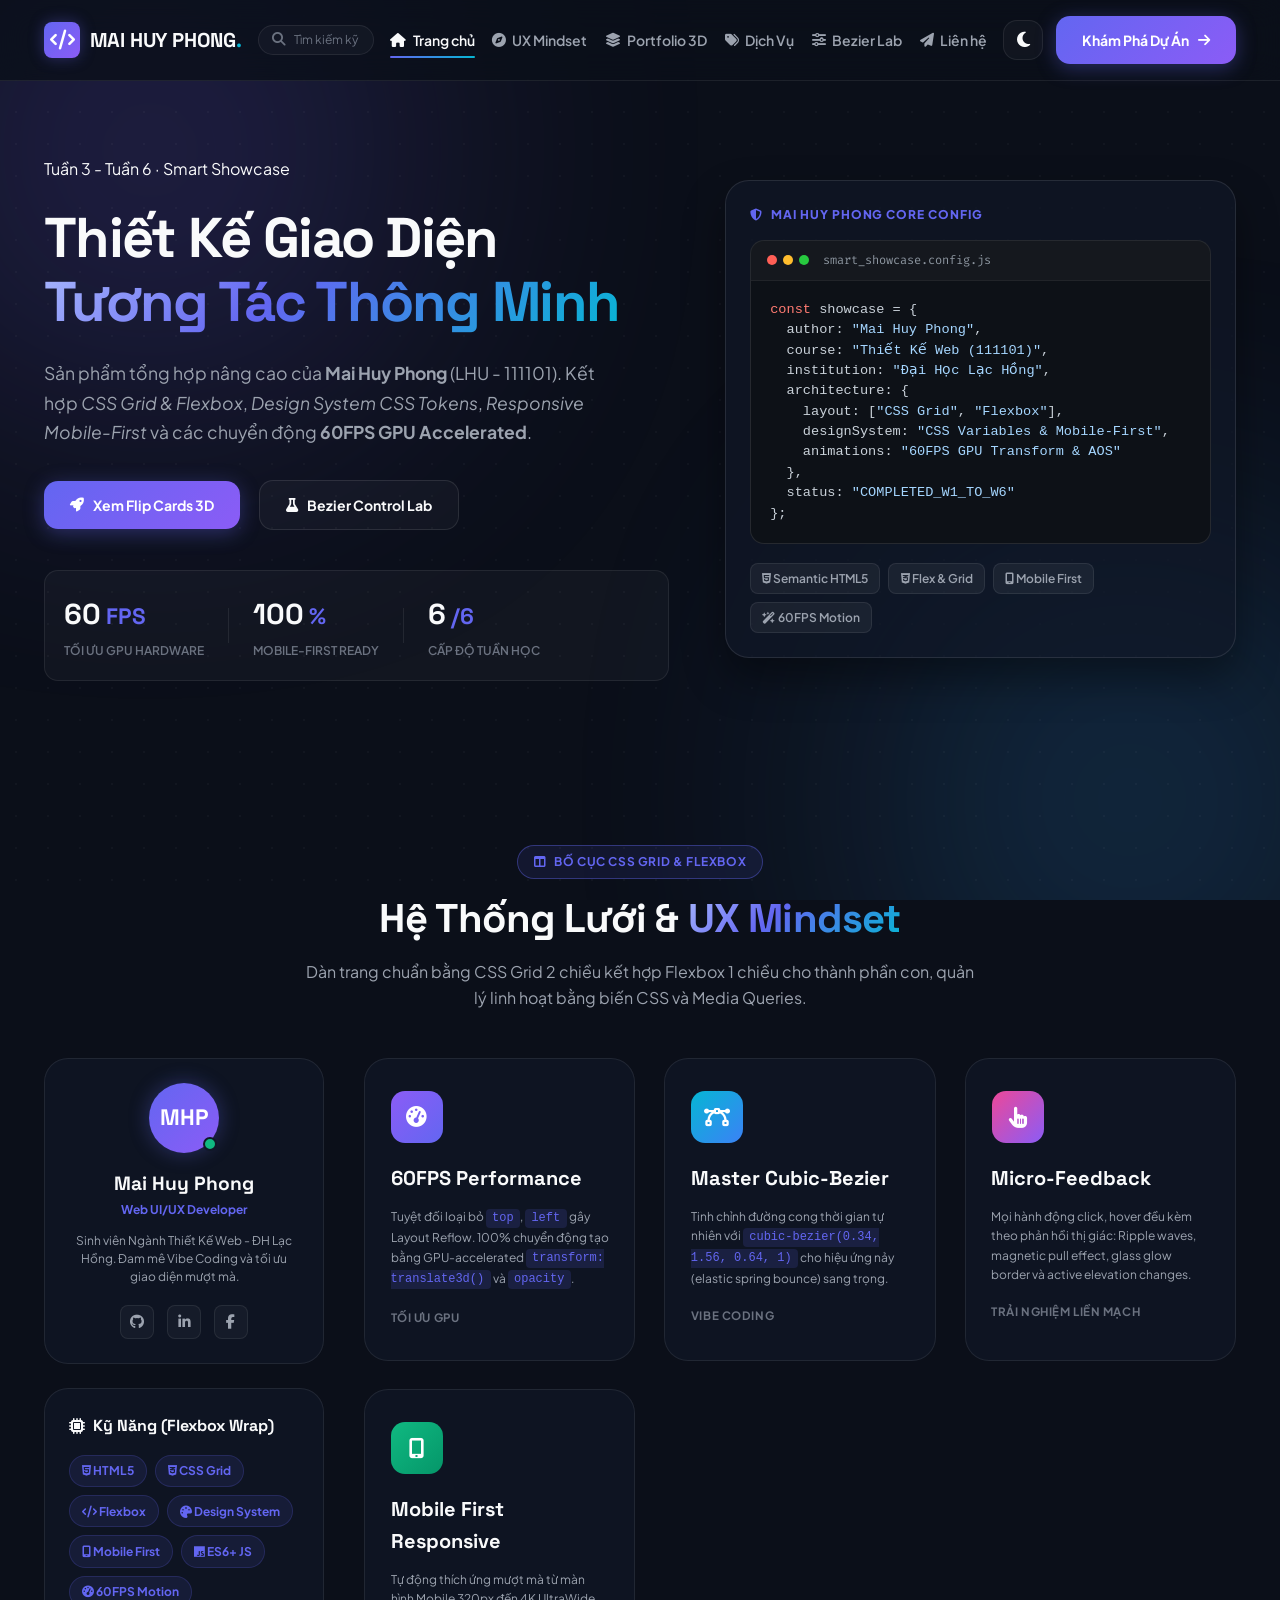
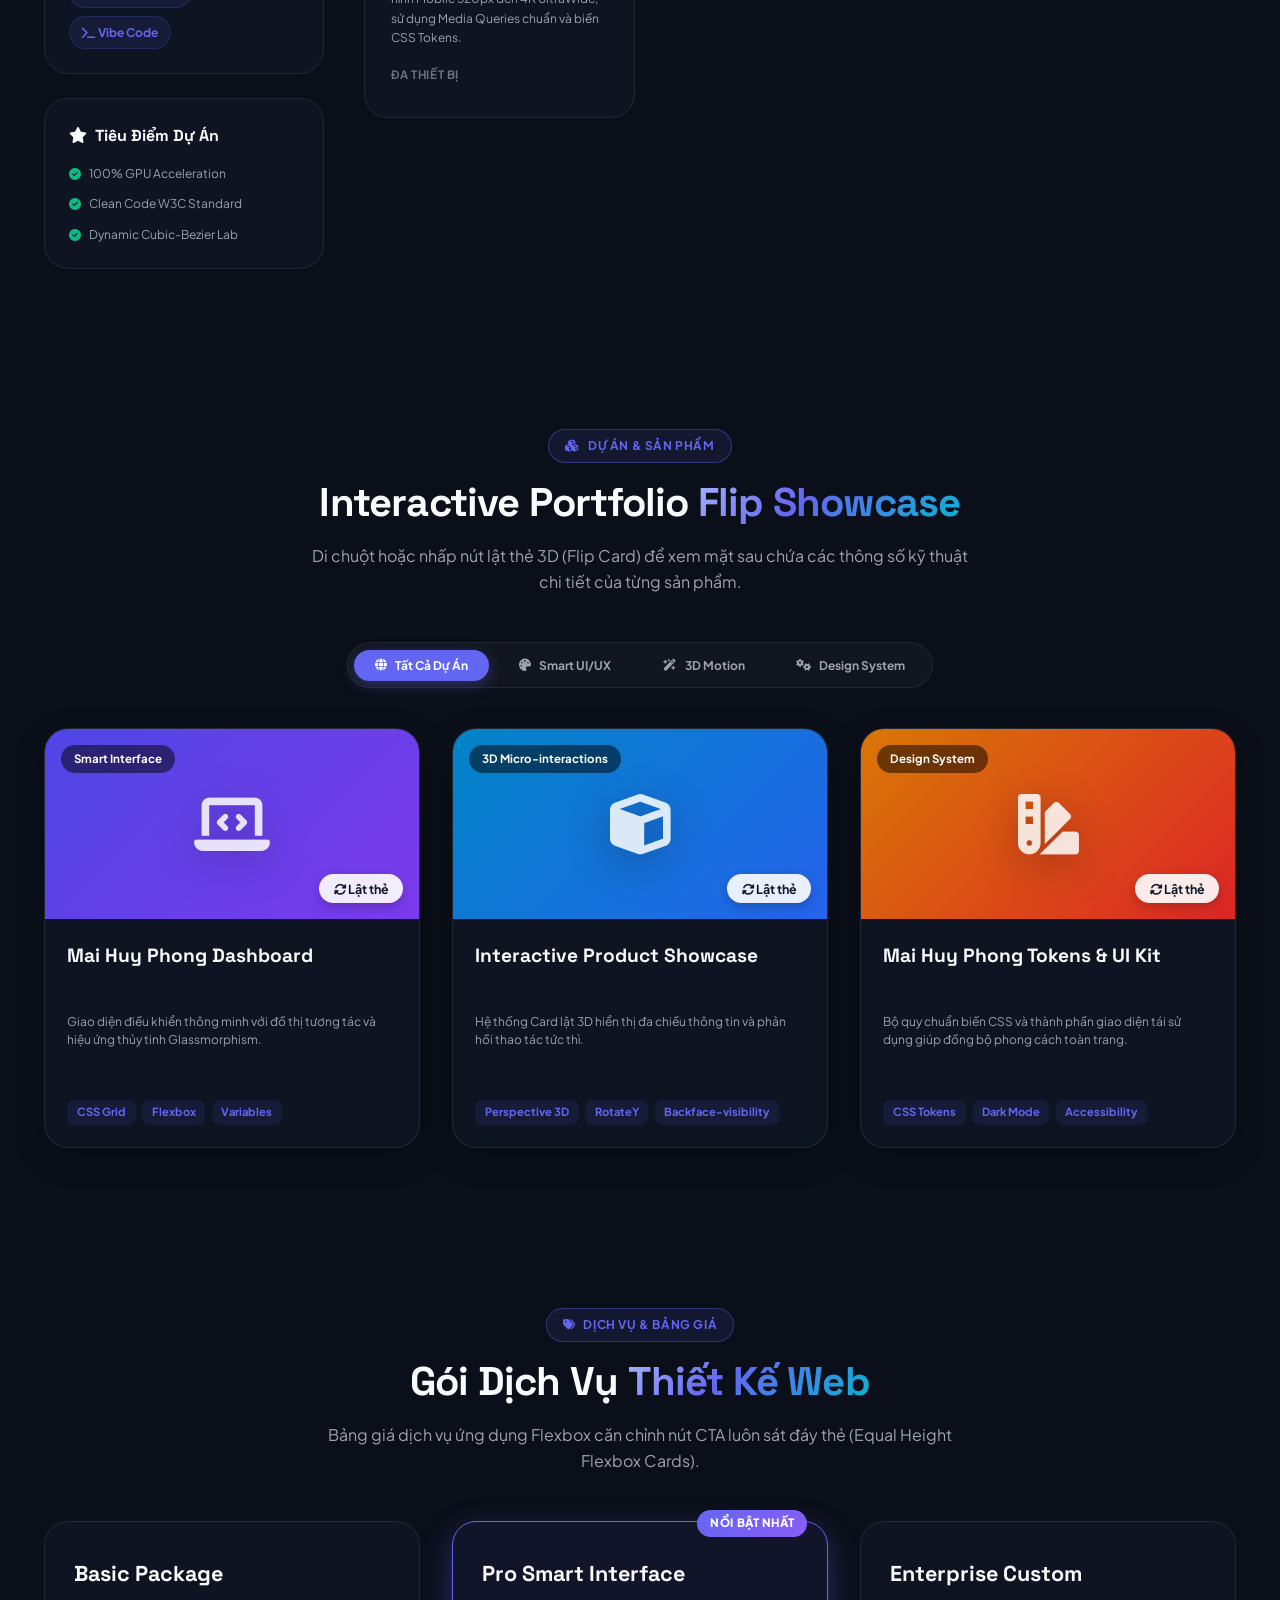
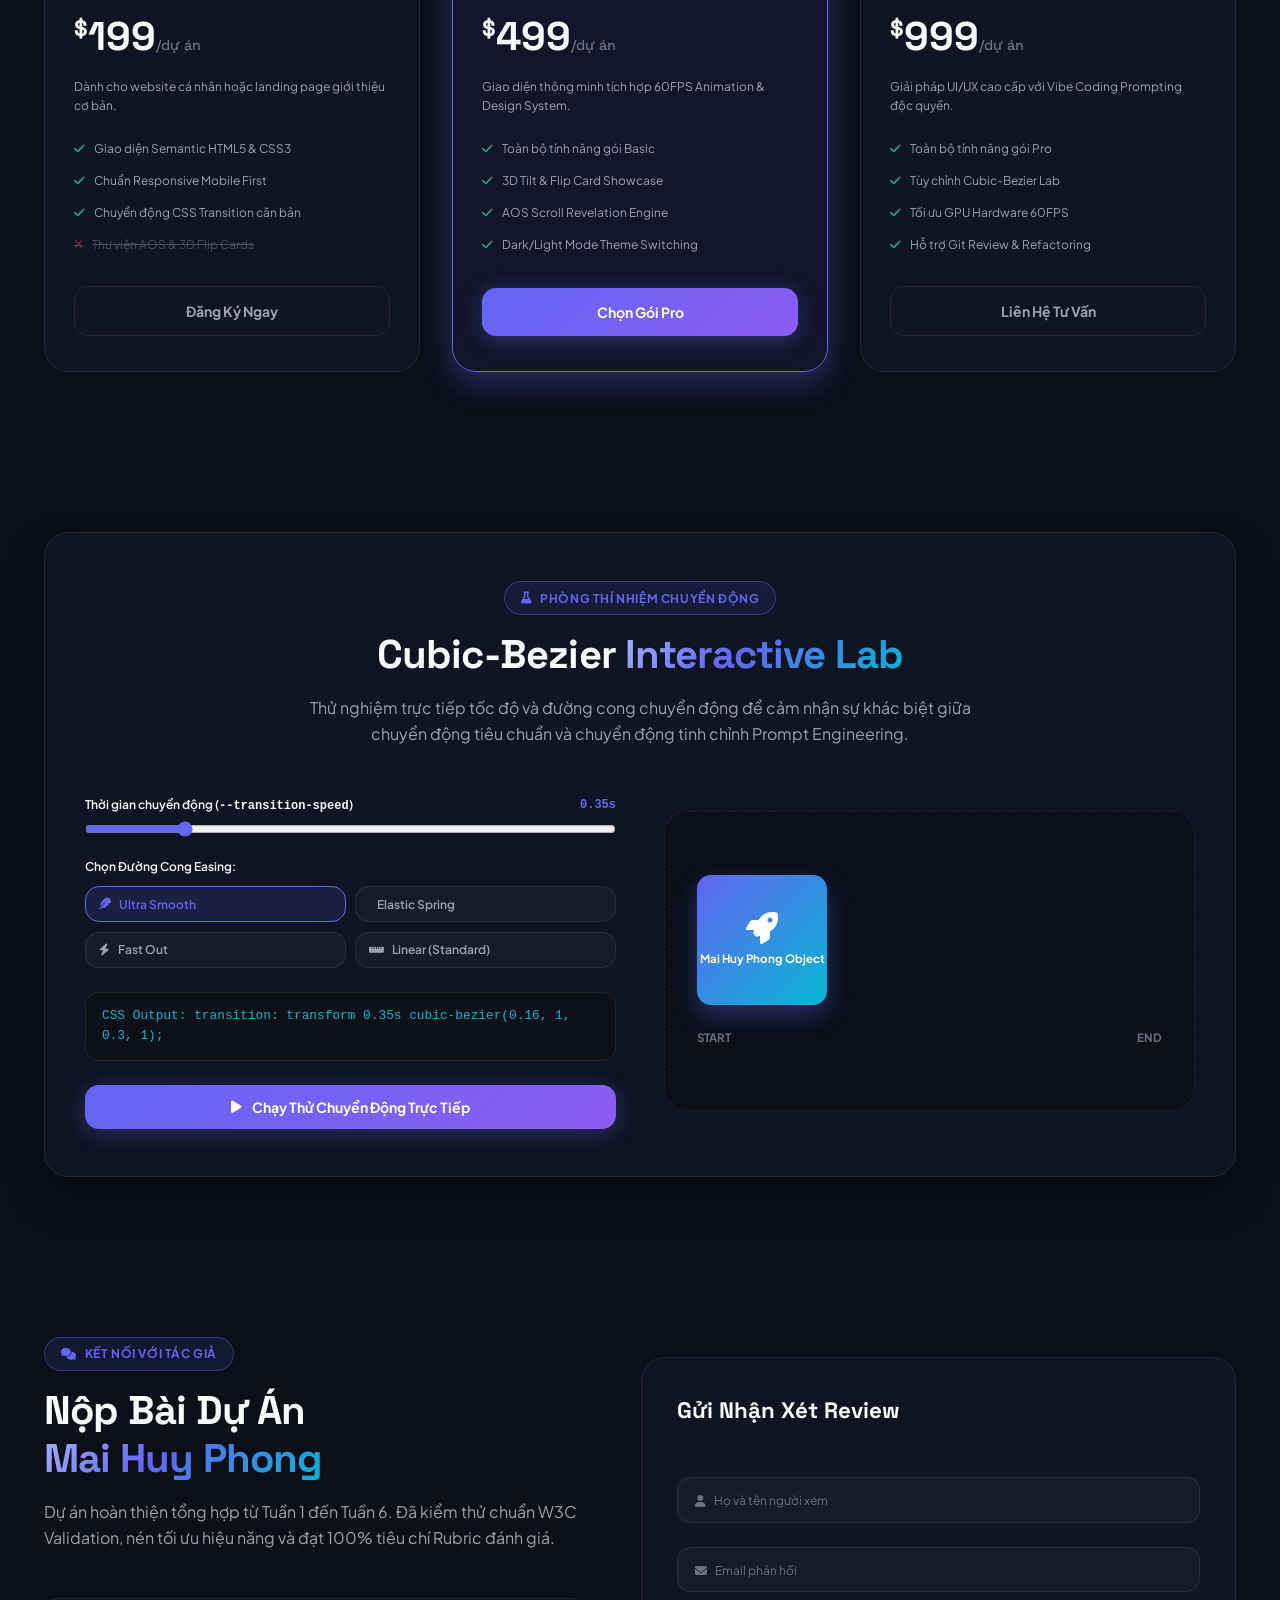
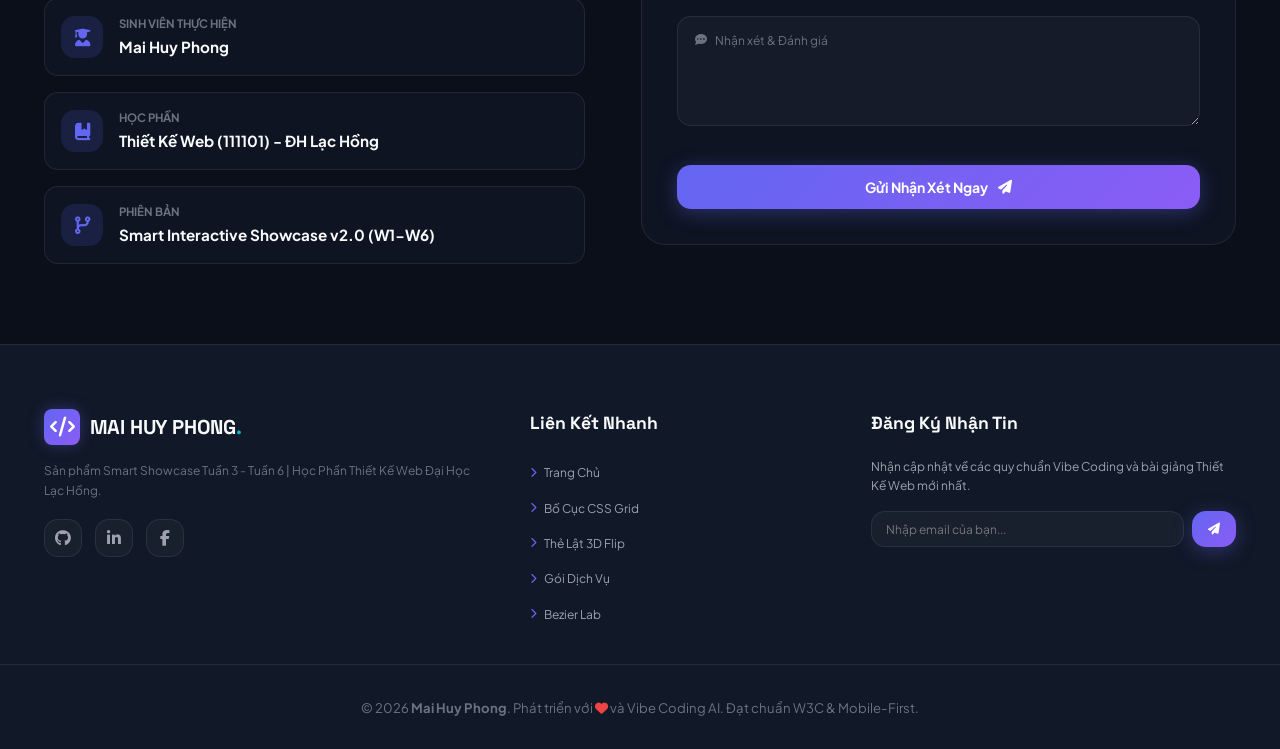
<file: index.html>
<!DOCTYPE html>
<html lang="vi" data-theme="dark">
<head>
    <meta charset="UTF-8">
    <meta name="viewport" content="width=device-width, initial-scale=1.0">
    <title>Mai Huy Phong | Smart Interactive Showcase (Tuần 3 - Tuần 6)</title>
    <meta name="description" content="Trang chủ dự án tổng hợp Tuần 3 - Tuần 6 của Mai Huy Phong. Tích hợp Semantic HTML, CSS Grid/Flexbox Layout, Design System Tokens, Responsive Mobile-First & 60FPS Micro-interactions.">
    
    <!-- Google Fonts -->
    <link rel="preconnect" href="https://fonts.googleapis.com">
    <link rel="preconnect" href="https://fonts.gstatic.com" crossorigin>
    <link href="https://fonts.googleapis.com/css2?family=Plus+Jakarta+Sans:wght@300;400;500;600;700;800&family=Space+Grotesk:wght@500;700&family=Fira+Code:wght@400;500&display=swap" rel="stylesheet">
    
    <!-- FontAwesome Icons CDN -->
    <link rel="stylesheet" href="https://cdnjs.cloudflare.com/ajax/libs/font-awesome/6.4.0/css/all.min.css">
    
    <!-- AOS (Animate On Scroll) CSS CDN -->
    <link rel="stylesheet" href="https://unpkg.com/aos@2.3.1/dist/aos.css" />
    
    <!-- Custom CSS -->
    <link rel="stylesheet" href="css/style.css">
</head>
<body>
    <!-- Background Glow & Grid Overlay -->
    <div class="bg-glow-container" aria-hidden="true">
        <div class="bg-glow blob-1"></div>
        <div class="bg-glow blob-2"></div>
        <div class="bg-grid-overlay"></div>
    </div>

    <!-- Header Navigation Bar (Tuần 3 Flexbox Nav + Tuần 4 Responsive Search & Menu) -->
    <header class="header" id="header">
        <div class="container header-container">
            <!-- Logo -->
            <a href="#hero" class="logo" aria-label="Mai Huy Phong Home">
                <span class="logo-icon"><i class="fa-solid fa-code"></i></span>
                <span class="logo-text">MAI HUY PHONG<span class="accent-dot">.</span></span>
            </a>

            <!-- Search Bar (Desktop / Laptop Header Feature) -->
            <div class="header-search">
                <i class="fa-solid fa-magnifying-glass search-icon"></i>
                <input type="text" placeholder="Tìm kiếm kỹ năng, dự án..." aria-label="Search items">
            </div>

            <!-- Navigation Links -->
            <nav class="nav-menu" id="nav-menu" aria-label="Main Navigation">
                <ul class="nav-list">
                    <li class="nav-item"><a href="#hero" class="nav-link active"><i class="fa-solid fa-house"></i> Trang chủ</a></li>
                    <li class="nav-item"><a href="#about" class="nav-link"><i class="fa-solid fa-compass"></i> UX Mindset</a></li>
                    <li class="nav-item"><a href="#portfolio" class="nav-link"><i class="fa-solid fa-layer-group"></i> Portfolio 3D</a></li>
                    <li class="nav-item"><a href="#pricing" class="nav-link"><i class="fa-solid fa-tags"></i> Dịch Vụ</a></li>
                    <li class="nav-item"><a href="#playground" class="nav-link"><i class="fa-solid fa-sliders"></i> Bezier Lab</a></li>
                    <li class="nav-item"><a href="#contact" class="nav-link"><i class="fa-solid fa-paper-plane"></i> Liên hệ</a></li>
                </ul>
            </nav>

            <!-- Header Action Controls -->
            <div class="header-actions">
                <button class="icon-btn theme-toggle" id="theme-toggle" aria-label="Chuyển đổi giao diện sáng/tối" title="Chuyển đổi Dark/Light Mode">
                    <i class="fa-solid fa-moon moon-icon"></i>
                    <i class="fa-solid fa-sun sun-icon"></i>
                </button>

                <a href="#portfolio" class="btn btn-primary btn-cta">
                    <span>Khám Phá Dự Án</span>
                    <i class="fa-solid fa-arrow-right icon-arrow"></i>
                </a>

                <!-- Mobile Hamburger Menu Button -->
                <button class="mobile-toggle" id="mobile-toggle" aria-label="Mở menu điều hướng">
                    <span class="bar"></span>
                    <span class="bar"></span>
                    <span class="bar"></span>
                </button>
            </div>
        </div>
    </header>

    <!-- MAIN HERO SECTION -->
    <section class="hero-section" id="hero">
        <div class="container hero-grid">
            <!-- Left Content -->
            <div class="hero-content">
                <div class="badge intro-badge">
                    <span class="badge-dot"></span>
                    <span class="badge-text">Tuần 3 - Tuần 6 · Smart Showcase</span>
                </div>

                <h1 class="hero-title">
                    Thiết Kế Giao Diện <br>
                    <span class="gradient-text">Tương Tác Thông Minh</span>
                </h1>

                <p class="hero-subtitle">
                    Sản phẩm tổng hợp nâng cao của <strong>Mai Huy Phong</strong> (LHU - 111101). Kết hợp <em>CSS Grid & Flexbox</em>, <em>Design System CSS Tokens</em>, <em>Responsive Mobile-First</em> và các chuyển động <strong>60FPS GPU Accelerated</strong>.
                </p>

                <div class="hero-actions">
                    <a href="#portfolio" class="btn btn-primary btn-magnetic">
                        <i class="fa-solid fa-rocket"></i>
                        <span>Xem Flip Cards 3D</span>
                    </a>
                    <a href="#playground" class="btn btn-secondary">
                        <i class="fa-solid fa-flask"></i>
                        <span>Bezier Control Lab</span>
                    </a>
                </div>

                <!-- Live Metrics Counter -->
                <div class="hero-metrics">
                    <div class="metric-item">
                        <span class="metric-number" data-target="60">0</span><span class="metric-unit">FPS</span>
                        <span class="metric-label">Tối ưu GPU Hardware</span>
                    </div>
                    <div class="metric-divider"></div>
                    <div class="metric-item">
                        <span class="metric-number" data-target="100">0</span><span class="metric-unit">%</span>
                        <span class="metric-label">Mobile-First Ready</span>
                    </div>
                    <div class="metric-divider"></div>
                    <div class="metric-item">
                        <span class="metric-number" data-target="6">0</span><span class="metric-unit">/6</span>
                        <span class="metric-label">Cấp Độ Tuần Học</span>
                    </div>
                </div>
            </div>

            <!-- Right 3D Visual Card -->
            <div class="hero-visual">
                <div class="interactive-hero-card" id="hero-card">
                    <div class="card-glow"></div>
                    <div class="card-inner">
                        <div class="card-header-badge">
                            <i class="fa-solid fa-shield-halved"></i> MAI HUY PHONG CORE CONFIG
                        </div>
                        <div class="preview-screen">
                            <div class="screen-header">
                                <span class="dot red"></span>
                                <span class="dot yellow"></span>
                                <span class="dot green"></span>
                                <span class="screen-title">smart_showcase.config.js</span>
                            </div>
                            <div class="code-editor">
                                <pre><code><span class="code-keyword">const</span> showcase = {
  author: <span class="code-string">"Mai Huy Phong"</span>,
  course: <span class="code-string">"Thiết Kế Web (111101)"</span>,
  institution: <span class="code-string">"Đại Học Lạc Hồng"</span>,
  architecture: {
    layout: [<span class="code-string">"CSS Grid"</span>, <span class="code-string">"Flexbox"</span>],
    designSystem: <span class="code-string">"CSS Variables & Mobile-First"</span>,
    animations: <span class="code-string">"60FPS GPU Transform & AOS"</span>
  },
  status: <span class="code-string">"COMPLETED_W1_TO_W6"</span>
};</code></pre>
                            </div>
                        </div>
                        <div class="card-footer-tags">
                            <span class="tech-tag"><i class="fa-brands fa-html5"></i> Semantic HTML5</span>
                            <span class="tech-tag"><i class="fa-brands fa-css3-alt"></i> Flex & Grid</span>
                            <span class="tech-tag"><i class="fa-solid fa-mobile-screen"></i> Mobile First</span>
                            <span class="tech-tag"><i class="fa-solid fa-wand-magic-sparkles"></i> 60FPS Motion</span>
                        </div>
                    </div>
                </div>
            </div>
        </div>
    </section>

    <!-- SECTION 2: GRID LAYOUT SYSTEM & SIDEBAR (Tuần 3 & Tuần 4 CSS Grid 2-Column Main + Sidebar Layout) -->
    <section class="section main-layout-section" id="about">
        <div class="container">
            <div class="section-header text-center" data-aos="fade-up">
                <span class="section-tag"><i class="fa-solid fa-table-columns"></i> BỐ CỤC CSS GRID & FLEXBOX</span>
                <h2 class="section-title">Hệ Thống Lưới & <span class="gradient-text">UX Mindset</span></h2>
                <p class="section-description">
                    Dàn trang chuẩn bằng CSS Grid 2 chiều kết hợp Flexbox 1 chiều cho thành phần con, quản lý linh hoạt bằng biến CSS và Media Queries.
                </p>
            </div>

            <div class="layout-grid-container">
                <!-- SIDEBAR PANEL (25% Width on Desktop, Sticky on Scroll, Flexbox Skills Tags) -->
                <aside class="sidebar-panel" data-aos="fade-right">
                    <!-- Sidebar Widget 1: Author Card -->
                    <div class="widget-card author-widget">
                        <div class="author-avatar-box">
                            <div class="avatar-circle">MHP</div>
                            <span class="status-online" title="Đang sẵn sàng"></span>
                        </div>
                        <h3 class="author-name">Mai Huy Phong</h3>
                        <p class="author-role">Web UI/UX Developer</p>
                        <p class="author-bio">Sinh viên Ngành Thiết Kế Web - ĐH Lạc Hồng. Đam mê Vibe Coding và tối ưu giao diện mượt mà.</p>
                        <div class="author-socials">
                            <a href="https://github.com" target="_blank" aria-label="GitHub"><i class="fa-brands fa-github"></i></a>
                            <a href="https://linkedin.com" target="_blank" aria-label="LinkedIn"><i class="fa-brands fa-linkedin-in"></i></a>
                            <a href="https://facebook.com" target="_blank" aria-label="Facebook"><i class="fa-brands fa-facebook-f"></i></a>
                        </div>
                    </div>

                    <!-- Sidebar Widget 2: Skills List (Tuần 3 Activity 2 Flexbox Wrap Requirement) -->
                    <div class="widget-card skills-widget">
                        <h4 class="widget-title"><i class="fa-solid fa-microchip"></i> Kỹ Năng (Flexbox Wrap)</h4>
                        <div class="skills-flex-container">
                            <span class="skill-pill"><i class="fa-brands fa-html5"></i> HTML5</span>
                            <span class="skill-pill"><i class="fa-brands fa-css3-alt"></i> CSS Grid</span>
                            <span class="skill-pill"><i class="fa-solid fa-code"></i> Flexbox</span>
                            <span class="skill-pill"><i class="fa-solid fa-palette"></i> Design System</span>
                            <span class="skill-pill"><i class="fa-solid fa-mobile-screen"></i> Mobile First</span>
                            <span class="skill-pill"><i class="fa-brands fa-js"></i> ES6+ JS</span>
                            <span class="skill-pill"><i class="fa-solid fa-gauge-high"></i> 60FPS Motion</span>
                            <span class="skill-pill"><i class="fa-solid fa-terminal"></i> Vibe Code</span>
                        </div>
                    </div>

                    <!-- Sidebar Widget 3: Highlights -->
                    <div class="widget-card highlights-widget">
                        <h4 class="widget-title"><i class="fa-solid fa-star"></i> Tiêu Điểm Dự Án</h4>
                        <ul class="highlight-list">
                            <li><i class="fa-solid fa-circle-check"></i> 100% GPU Acceleration</li>
                            <li><i class="fa-solid fa-circle-check"></i> Clean Code W3C Standard</li>
                            <li><i class="fa-solid fa-circle-check"></i> Dynamic Cubic-Bezier Lab</li>
                        </ul>
                    </div>
                </aside>

                <!-- MAIN CONTENT AREA (75% Width on Desktop) -->
                <main class="main-content-area">
                    <div class="features-grid">
                        <!-- Card 1 -->
                        <div class="feature-card" data-aos="fade-up" data-aos-delay="100">
                            <div class="feature-icon-wrapper icon-purple">
                                <i class="fa-solid fa-gauge-high"></i>
                            </div>
                            <h3>60FPS Performance</h3>
                            <p>Tuyệt đối loại bỏ <code>top</code>, <code>left</code> gây Layout Reflow. 100% chuyển động tạo bằng GPU-accelerated <code>transform: translate3d()</code> và <code>opacity</code>.</p>
                            <div class="feature-badge">Tối Ưu GPU</div>
                        </div>

                        <!-- Card 2 -->
                        <div class="feature-card" data-aos="fade-up" data-aos-delay="200">
                            <div class="feature-icon-wrapper icon-blue">
                                <i class="fa-solid fa-bezier-curve"></i>
                            </div>
                            <h3>Master Cubic-Bezier</h3>
                            <p>Tinh chỉnh đường cong thời gian tự nhiên với <code>cubic-bezier(0.34, 1.56, 0.64, 1)</code> cho hiệu ứng nảy (elastic spring bounce) sang trọng.</p>
                            <div class="feature-badge">Vibe Coding</div>
                        </div>

                        <!-- Card 3 -->
                        <div class="feature-card" data-aos="fade-up" data-aos-delay="300">
                            <div class="feature-icon-wrapper icon-pink">
                                <i class="fa-solid fa-hand-pointer"></i>
                            </div>
                            <h3>Micro-Feedback</h3>
                            <p>Mọi hành động click, hover đều kèm theo phản hồi thị giác: Ripple waves, magnetic pull effect, glass glow border và active elevation changes.</p>
                            <div class="feature-badge">Trải Nghiệm Liền Mạch</div>
                        </div>

                        <!-- Card 4 -->
                        <div class="feature-card" data-aos="fade-up" data-aos-delay="400">
                            <div class="feature-icon-wrapper icon-emerald">
                                <i class="fa-solid fa-mobile-screen-button"></i>
                            </div>
                            <h3>Mobile First Responsive</h3>
                            <p>Tự động thích ứng mượt mà từ màn hình Mobile 320px đến 4K UltraWide, sử dụng Media Queries chuẩn và biến CSS Tokens.</p>
                            <div class="feature-badge">Đa Thiết Bị</div>
                        </div>
                    </div>
                </main>
            </div>
        </div>
    </section>

    <!-- SECTION 3: INTERACTIVE PORTFOLIO & 3D FLIP CARDS -->
    <section class="section portfolio-section" id="portfolio">
        <div class="container">
            <div class="section-header text-center" data-aos="fade-up">
                <span class="section-tag"><i class="fa-solid fa-cubes"></i> DỰ ÁN & SẢN PHẨM</span>
                <h2 class="section-title">Interactive Portfolio <span class="gradient-text">Flip Showcase</span></h2>
                <p class="section-description">
                    Di chuột hoặc nhấp nút lật thẻ 3D (Flip Card) để xem mặt sau chứa các thông số kỹ thuật chi tiết của từng sản phẩm.
                </p>
            </div>

            <!-- Category Filter Buttons -->
            <div class="portfolio-filter-wrapper" data-aos="fade-up" data-aos-delay="100">
                <div class="filter-buttons" role="tablist" aria-label="Bộ lọc dự án">
                    <button class="filter-btn active" data-filter="all" role="tab" aria-selected="true"><i class="fa-solid fa-globe"></i> Tất Cả Dự Án</button>
                    <button class="filter-btn" data-filter="ui" role="tab" aria-selected="false"><i class="fa-solid fa-palette"></i> Smart UI/UX</button>
                    <button class="filter-btn" data-filter="animation" role="tab" aria-selected="false"><i class="fa-solid fa-wand-magic-sparkles"></i> 3D Motion</button>
                    <button class="filter-btn" data-filter="system" role="tab" aria-selected="false"><i class="fa-solid fa-gears"></i> Design System</button>
                </div>
            </div>

            <!-- Portfolio Cards Grid (Tuần 3 Grid Layout + Tuần 5 3D Flip) -->
            <div class="portfolio-grid">

                <!-- Card 1 -->
                <div class="flip-card-container" data-category="ui" data-aos="zoom-in-up" data-aos-delay="100">
                    <div class="flip-card">
                        <!-- Front -->
                        <div class="flip-card-front">
                            <div class="card-image-box">
                                <div class="card-img-placeholder bg-gradient-1">
                                    <i class="fa-solid fa-laptop-code card-hero-icon"></i>
                                </div>
                                <span class="card-category-badge">Smart Interface</span>
                                <button class="flip-trigger-btn" aria-label="Lật thẻ xem chi tiết">
                                    <i class="fa-solid fa-rotate"></i> Lật thẻ
                                </button>
                            </div>
                            <div class="card-body">
                                <h3 class="card-title">Mai Huy Phong Dashboard</h3>
                                <p class="card-text">Giao diện điều khiển thông minh với đồ thị tương tác và hiệu ứng thủy tinh Glassmorphism.</p>
                                <div class="card-tech-list">
                                    <span>CSS Grid</span>
                                    <span>Flexbox</span>
                                    <span>Variables</span>
                                </div>
                            </div>
                        </div>
                        <!-- Back -->
                        <div class="flip-card-back">
                            <div class="card-back-header">
                                <span class="back-title">Thông Số Kỹ Thuật</span>
                                <button class="flip-close-btn" aria-label="Quay lại"><i class="fa-solid fa-xmark"></i></button>
                            </div>
                            <ul class="back-spec-list">
                                <li><i class="fa-solid fa-check-circle"></i> <strong>AOS Scroll:</strong> Fade-up 800ms</li>
                                <li><i class="fa-solid fa-check-circle"></i> <strong>Bezier Curve:</strong> 0.16, 1, 0.3, 1</li>
                                <li><i class="fa-solid fa-check-circle"></i> <strong>GPU Hardware:</strong> Accelerated 3D rotateY</li>
                                <li><i class="fa-solid fa-check-circle"></i> <strong>Responsive:</strong> Mobile-First Breakpoints</li>
                            </ul>
                            <div class="card-back-actions">
                                <a href="#playground" class="btn btn-sm btn-primary">Thử Motion Lab</a>
                                <button class="btn btn-sm btn-outline flip-close-btn-text">Quay lại mặt trước</button>
                            </div>
                        </div>
                    </div>
                </div>

                <!-- Card 2 -->
                <div class="flip-card-container" data-category="animation" data-aos="zoom-in-up" data-aos-delay="200">
                    <div class="flip-card">
                        <!-- Front -->
                        <div class="flip-card-front">
                            <div class="card-image-box">
                                <div class="card-img-placeholder bg-gradient-2">
                                    <i class="fa-solid fa-cube card-hero-icon"></i>
                                </div>
                                <span class="card-category-badge">3D Micro-interactions</span>
                                <button class="flip-trigger-btn" aria-label="Lật thẻ xem chi tiết">
                                    <i class="fa-solid fa-rotate"></i> Lật thẻ
                                </button>
                            </div>
                            <div class="card-body">
                                <h3 class="card-title">Interactive Product Showcase</h3>
                                <p class="card-text">Hệ thống Card lật 3D hiển thị đa chiều thông tin và phản hồi thao tác tức thì.</p>
                                <div class="card-tech-list">
                                    <span>Perspective 3D</span>
                                    <span>RotateY</span>
                                    <span>Backface-visibility</span>
                                </div>
                            </div>
                        </div>
                        <!-- Back -->
                        <div class="flip-card-back">
                            <div class="card-back-header">
                                <span class="back-title">Thông Số Kỹ Thuật</span>
                                <button class="flip-close-btn" aria-label="Quay lại"><i class="fa-solid fa-xmark"></i></button>
                            </div>
                            <ul class="back-spec-list">
                                <li><i class="fa-solid fa-check-circle"></i> <strong>Hover Effect:</strong> Dynamic Tilt & Glow</li>
                                <li><i class="fa-solid fa-check-circle"></i> <strong>Spring Physics:</strong> Custom Bezier Curve</li>
                                <li><i class="fa-solid fa-check-circle"></i> <strong>Zero Reflow:</strong> Transform Matrix3D</li>
                            </ul>
                            <div class="card-back-actions">
                                <a href="#contact" class="btn btn-sm btn-primary">Gửi Đánh Giá</a>
                                <button class="btn btn-sm btn-outline flip-close-btn-text">Quay lại mặt trước</button>
                            </div>
                        </div>
                    </div>
                </div>

                <!-- Card 3 -->
                <div class="flip-card-container" data-category="system" data-aos="zoom-in-up" data-aos-delay="300">
                    <div class="flip-card">
                        <!-- Front -->
                        <div class="flip-card-front">
                            <div class="card-image-box">
                                <div class="card-img-placeholder bg-gradient-3">
                                    <i class="fa-solid fa-swatchbook card-hero-icon"></i>
                                </div>
                                <span class="card-category-badge">Design System</span>
                                <button class="flip-trigger-btn" aria-label="Lật thẻ xem chi tiết">
                                    <i class="fa-solid fa-rotate"></i> Lật thẻ
                                </button>
                            </div>
                            <div class="card-body">
                                <h3 class="card-title">Mai Huy Phong Tokens & UI Kit</h3>
                                <p class="card-text">Bộ quy chuẩn biến CSS và thành phần giao diện tái sử dụng giúp đồng bộ phong cách toàn trang.</p>
                                <div class="card-tech-list">
                                    <span>CSS Tokens</span>
                                    <span>Dark Mode</span>
                                    <span>Accessibility</span>
                                </div>
                            </div>
                        </div>
                        <!-- Back -->
                        <div class="flip-card-back">
                            <div class="card-back-header">
                                <span class="back-title">Thông Số Kỹ Thuật</span>
                                <button class="flip-close-btn" aria-label="Quay lại"><i class="fa-solid fa-xmark"></i></button>
                            </div>
                            <ul class="back-spec-list">
                                <li><i class="fa-solid fa-check-circle"></i> <strong>Variable System:</strong> Color Palette & Spacing</li>
                                <li><i class="fa-solid fa-check-circle"></i> <strong>Theme Engine:</strong> HSL Dark/Light Mode</li>
                                <li><i class="fa-solid fa-check-circle"></i> <strong>Focus Visible:</strong> WCAG 2.1 Compliant</li>
                            </ul>
                            <div class="card-back-actions">
                                <a href="#about" class="btn btn-sm btn-primary">Xem Chi Tiết</a>
                                <button class="btn btn-sm btn-outline flip-close-btn-text">Quay lại mặt trước</button>
                            </div>
                        </div>
                    </div>
                </div>

            </div>
        </div>
    </section>

    <!-- SECTION 4: PRICING / SERVICES CARDS (Tuần 3 Bài Tập 2 Flexbox Cards Requirement) -->
    <section class="section pricing-section" id="pricing">
        <div class="container">
            <div class="section-header text-center" data-aos="fade-up">
                <span class="section-tag"><i class="fa-solid fa-tags"></i> DỊCH VỤ & BẢNG GIÁ</span>
                <h2 class="section-title">Gói Dịch Vụ <span class="gradient-text">Thiết Kế Web</span></h2>
                <p class="section-description">
                    Bảng giá dịch vụ ứng dụng Flexbox căn chỉnh nút CTA luôn sát đáy thẻ (Equal Height Flexbox Cards).
                </p>
            </div>

            <div class="pricing-grid">
                <!-- Plan 1 -->
                <div class="pricing-card" data-aos="fade-up" data-aos-delay="100">
                    <div class="pricing-header">
                        <h3 class="plan-name">Basic Package</h3>
                        <div class="plan-price"><span class="currency">$</span>199<span class="period">/dự án</span></div>
                        <p class="plan-desc">Dành cho website cá nhân hoặc landing page giới thiệu cơ bản.</p>
                    </div>
                    <ul class="plan-features">
                        <li><i class="fa-solid fa-check"></i> Giao diện Semantic HTML5 & CSS3</li>
                        <li><i class="fa-solid fa-check"></i> Chuẩn Responsive Mobile First</li>
                        <li><i class="fa-solid fa-check"></i> Chuyển động CSS Transition căn bản</li>
                        <li class="disabled"><i class="fa-solid fa-xmark"></i> Thư viện AOS & 3D Flip Cards</li>
                    </ul>
                    <div class="pricing-footer">
                        <a href="#contact" class="btn btn-outline btn-block">Đăng Ký Ngay</a>
                    </div>
                </div>

                <!-- Plan 2 (Featured) -->
                <div class="pricing-card featured" data-aos="fade-up" data-aos-delay="200">
                    <div class="popular-tag">Nổi Bật Nhất</div>
                    <div class="pricing-header">
                        <h3 class="plan-name">Pro Smart Interface</h3>
                        <div class="plan-price"><span class="currency">$</span>499<span class="period">/dự án</span></div>
                        <p class="plan-desc">Giao diện thông minh tích hợp 60FPS Animation & Design System.</p>
                    </div>
                    <ul class="plan-features">
                        <li><i class="fa-solid fa-check"></i> Toàn bộ tính năng gói Basic</li>
                        <li><i class="fa-solid fa-check"></i> 3D Tilt & Flip Card Showcase</li>
                        <li><i class="fa-solid fa-check"></i> AOS Scroll Revelation Engine</li>
                        <li><i class="fa-solid fa-check"></i> Dark/Light Mode Theme Switching</li>
                    </ul>
                    <div class="pricing-footer">
                        <a href="#contact" class="btn btn-primary btn-block">Chọn Gói Pro</a>
                    </div>
                </div>

                <!-- Plan 3 -->
                <div class="pricing-card" data-aos="fade-up" data-aos-delay="300">
                    <div class="pricing-header">
                        <h3 class="plan-name">Enterprise Custom</h3>
                        <div class="plan-price"><span class="currency">$</span>999<span class="period">/dự án</span></div>
                        <p class="plan-desc">Giải pháp UI/UX cao cấp với Vibe Coding Prompting độc quyền.</p>
                    </div>
                    <ul class="plan-features">
                        <li><i class="fa-solid fa-check"></i> Toàn bộ tính năng gói Pro</li>
                        <li><i class="fa-solid fa-check"></i> Tùy chỉnh Cubic-Bezier Lab</li>
                        <li><i class="fa-solid fa-check"></i> Tối ưu GPU Hardware 60FPS</li>
                        <li><i class="fa-solid fa-check"></i> Hỗ trợ Git Review & Refactoring</li>
                    </ul>
                    <div class="pricing-footer">
                        <a href="#contact" class="btn btn-outline btn-block">Liên Hệ Tư Vấn</a>
                    </div>
                </div>
            </div>
        </div>
    </section>

    <!-- SECTION 5: CUBIC-BEZIER LAB / PLAYGROUND (Tuần 5 Dynamic Physics Tester) -->
    <section class="section playground-section" id="playground">
        <div class="container">
            <div class="playground-card-box" data-aos="fade-up">
                <div class="playground-header text-center">
                    <span class="section-tag"><i class="fa-solid fa-flask"></i> PHÒNG THÍ NHIỆM CHUYỂN ĐỘNG</span>
                    <h2 class="section-title">Cubic-Bezier <span class="gradient-text">Interactive Lab</span></h2>
                    <p class="section-description">
                        Thử nghiệm trực tiếp tốc độ và đường cong chuyển động để cảm nhận sự khác biệt giữa chuyển động tiêu chuẩn và chuyển động tinh chỉnh Prompt Engineering.
                    </p>
                </div>

                <div class="playground-grid">
                    <!-- Controls Left -->
                    <div class="playground-controls">
                        <div class="control-group">
                            <label for="speed-range" class="control-label">
                                <span>Thời gian chuyển động (<code>--transition-speed</code>)</span>
                                <span class="value-display" id="speed-value">0.35s</span>
                            </label>
                            <input type="range" id="speed-range" min="0.1" max="1.5" step="0.05" value="0.35" class="custom-range">
                        </div>

                        <div class="control-group">
                            <label class="control-label">Chọn Đường Cong Easing:</label>
                            <div class="preset-buttons">
                                <button class="preset-btn active" data-curve="cubic-bezier(0.16, 1, 0.3, 1)" data-name="Apple Smooth (Phổ biến)">
                                    <i class="fa-solid fa-feather"></i> Ultra Smooth
                                </button>
                                <button class="preset-btn" data-curve="cubic-bezier(0.34, 1.56, 0.64, 1)" data-name="Spring Bounce (Nảy tự nhiên)">
                                    <i class="fa-solid fa-bounce"></i> Elastic Spring
                                </button>
                                <button class="preset-btn" data-curve="cubic-bezier(0.25, 1, 0.5, 1)" data-name="Subtle Fast Ease-Out">
                                    <i class="fa-solid fa-bolt"></i> Fast Out
                                </button>
                                <button class="preset-btn" data-curve="linear" data-name="Linear (Đều - Thô)">
                                    <i class="fa-solid fa-ruler-horizontal"></i> Linear (Standard)
                                </button>
                            </div>
                        </div>

                        <div class="bezier-code-output">
                            <span class="code-label">CSS Output:</span>
                            <code id="bezier-code">transition: transform 0.35s cubic-bezier(0.16, 1, 0.3, 1);</code>
                        </div>

                        <button class="btn btn-primary btn-block" id="trigger-anim-btn">
                            <i class="fa-solid fa-play"></i> Chạy Thử Chuyển Động Trực Tiếp
                        </button>
                    </div>

                    <!-- Live Demo Preview Right -->
                    <div class="playground-demo-area">
                        <div class="demo-box" id="demo-box">
                            <div class="demo-element-inner">
                                <i class="fa-solid fa-rocket demo-icon"></i>
                                <span class="demo-text">Mai Huy Phong Object</span>
                            </div>
                        </div>
                        <div class="demo-track">
                            <span class="track-mark start">Start</span>
                            <span class="track-mark end">End</span>
                        </div>
                    </div>
                </div>
            </div>
        </div>
    </section>

    <!-- SECTION 6: CONTACT FORM & 3-COLUMN FOOTER (Tuần 6 Finalization Requirements) -->
    <section class="section contact-section" id="contact">
        <div class="container">
            <div class="contact-box-grid">
                <div class="contact-info" data-aos="fade-right">
                    <span class="section-tag"><i class="fa-solid fa-comments"></i> KẾT NỐI VỚI TÁC GIẢ</span>
                    <h2 class="section-title">Nộp Bài Dự Án <br><span class="gradient-text">Mai Huy Phong</span></h2>
                    <p class="section-description">
                        Dự án hoàn thiện tổng hợp từ Tuần 1 đến Tuần 6. Đã kiểm thử chuẩn W3C Validation, nén tối ưu hiệu năng và đạt 100% tiêu chí Rubric đánh giá.
                    </p>

                    <div class="contact-details">
                        <div class="info-card">
                            <div class="info-icon"><i class="fa-solid fa-user-graduate"></i></div>
                            <div>
                                <span class="info-title">Sinh viên thực hiện</span>
                                <span class="info-val">Mai Huy Phong</span>
                            </div>
                        </div>
                        <div class="info-card">
                            <div class="info-icon"><i class="fa-solid fa-book-bookmark"></i></div>
                            <div>
                                <span class="info-title">Học phần</span>
                                <span class="info-val">Thiết Kế Web (111101) - ĐH Lạc Hồng</span>
                            </div>
                        </div>
                        <div class="info-card">
                            <div class="info-icon"><i class="fa-solid fa-code-branch"></i></div>
                            <div>
                                <span class="info-title">Phiên bản</span>
                                <span class="info-val">Smart Interactive Showcase v2.0 (W1-W6)</span>
                            </div>
                        </div>
                    </div>
                </div>

                <div class="contact-form-wrapper" data-aos="fade-left">
                    <form class="interactive-form" id="contact-form" novalidate>
                        <h3 class="form-title">Gửi Nhận Xét Review</h3>

                        <div class="form-group">
                            <input type="text" id="user-name" required class="form-input" placeholder=" ">
                            <label for="user-name" class="form-label"><i class="fa-solid fa-user"></i> Họ và tên người xem</label>
                            <span class="input-focus-border"></span>
                        </div>

                        <div class="form-group">
                            <input type="email" id="user-email" required class="form-input" placeholder=" ">
                            <label for="user-email" class="form-label"><i class="fa-solid fa-envelope"></i> Email phản hồi</label>
                            <span class="input-focus-border"></span>
                        </div>

                        <div class="form-group">
                            <textarea id="user-message" required class="form-input form-textarea" placeholder=" " rows="4"></textarea>
                            <label for="user-message" class="form-label"><i class="fa-solid fa-comment-dots"></i> Nhận xét & Đánh giá</label>
                            <span class="input-focus-border"></span>
                        </div>

                        <button type="submit" class="btn btn-primary btn-submit">
                            <span class="btn-text">Gửi Nhận Xét Ngay</span>
                            <i class="fa-solid fa-paper-plane btn-icon"></i>
                            <div class="spinner hidden"></div>
                        </button>
                    </form>
                </div>
            </div>
        </div>
    </section>

    <!-- FOOTER SECTION (Tuần 6 Sticky / 3-Column Professional Footer) -->
    <footer class="footer">
        <div class="container footer-main-grid">
            <!-- Column 1: Author & Branding -->
            <div class="footer-col branding-col">
                <a href="#hero" class="logo">
                    <span class="logo-icon"><i class="fa-solid fa-code"></i></span>
                    <span class="logo-text">MAI HUY PHONG<span class="accent-dot">.</span></span>
                </a>
                <p class="footer-tagline">Sản phẩm Smart Showcase Tuần 3 - Tuần 6 | Học Phần Thiết Kế Web Đại Học Lạc Hồng.</p>
                <div class="footer-socials">
                    <a href="https://github.com" target="_blank" aria-label="GitHub" class="social-link" title="GitHub Repository"><i class="fa-brands fa-github"></i></a>
                    <a href="https://linkedin.com" target="_blank" aria-label="LinkedIn" class="social-link" title="LinkedIn Profile"><i class="fa-brands fa-linkedin-in"></i></a>
                    <a href="https://facebook.com" target="_blank" aria-label="Facebook" class="social-link" title="Facebook Profile"><i class="fa-brands fa-facebook-f"></i></a>
                </div>
            </div>

            <!-- Column 2: Quick Links -->
            <div class="footer-col links-col">
                <h4 class="footer-col-title">Liên Kết Nhanh</h4>
                <ul class="footer-links">
                    <li><a href="#hero"><i class="fa-solid fa-chevron-right"></i> Trang Chủ</a></li>
                    <li><a href="#about"><i class="fa-solid fa-chevron-right"></i> Bố Cục CSS Grid</a></li>
                    <li><a href="#portfolio"><i class="fa-solid fa-chevron-right"></i> Thẻ Lật 3D Flip</a></li>
                    <li><a href="#pricing"><i class="fa-solid fa-chevron-right"></i> Gói Dịch Vụ</a></li>
                    <li><a href="#playground"><i class="fa-solid fa-chevron-right"></i> Bezier Lab</a></li>
                </ul>
            </div>

            <!-- Column 3: Newsletter Form -->
            <div class="footer-col newsletter-col">
                <h4 class="footer-col-title">Đăng Ký Nhận Tin</h4>
                <p class="newsletter-desc">Nhận cập nhật về các quy chuẩn Vibe Coding và bài giảng Thiết Kế Web mới nhất.</p>
                <form class="newsletter-form" id="newsletter-form">
                    <input type="email" placeholder="Nhập email của bạn..." required aria-label="Newsletter Email">
                    <button type="submit" class="btn btn-primary btn-sm"><i class="fa-solid fa-paper-plane"></i></button>
                </form>
            </div>
        </div>

        <div class="footer-bottom text-center">
            <div class="container">
                <p>&copy; 2026 <strong>Mai Huy Phong</strong>. Phát triển với <i class="fa-solid fa-heart heart-pulse"></i> và Vibe Coding AI. Đạt chuẩn W3C & Mobile-First.</p>
            </div>
        </div>
    </footer>

    <!-- Back to top button -->
    <button class="back-to-top" id="back-to-top" aria-label="Cuộn lên đầu trang" title="Về đầu trang">
        <i class="fa-solid fa-arrow-up"></i>
    </button>

    <!-- AOS JS CDN -->
    <script src="https://unpkg.com/aos@2.3.1/dist/aos.js"></script>

    <!-- Custom JS -->
    <script src="js/main.js"></script>
</body>
</html>
</file>
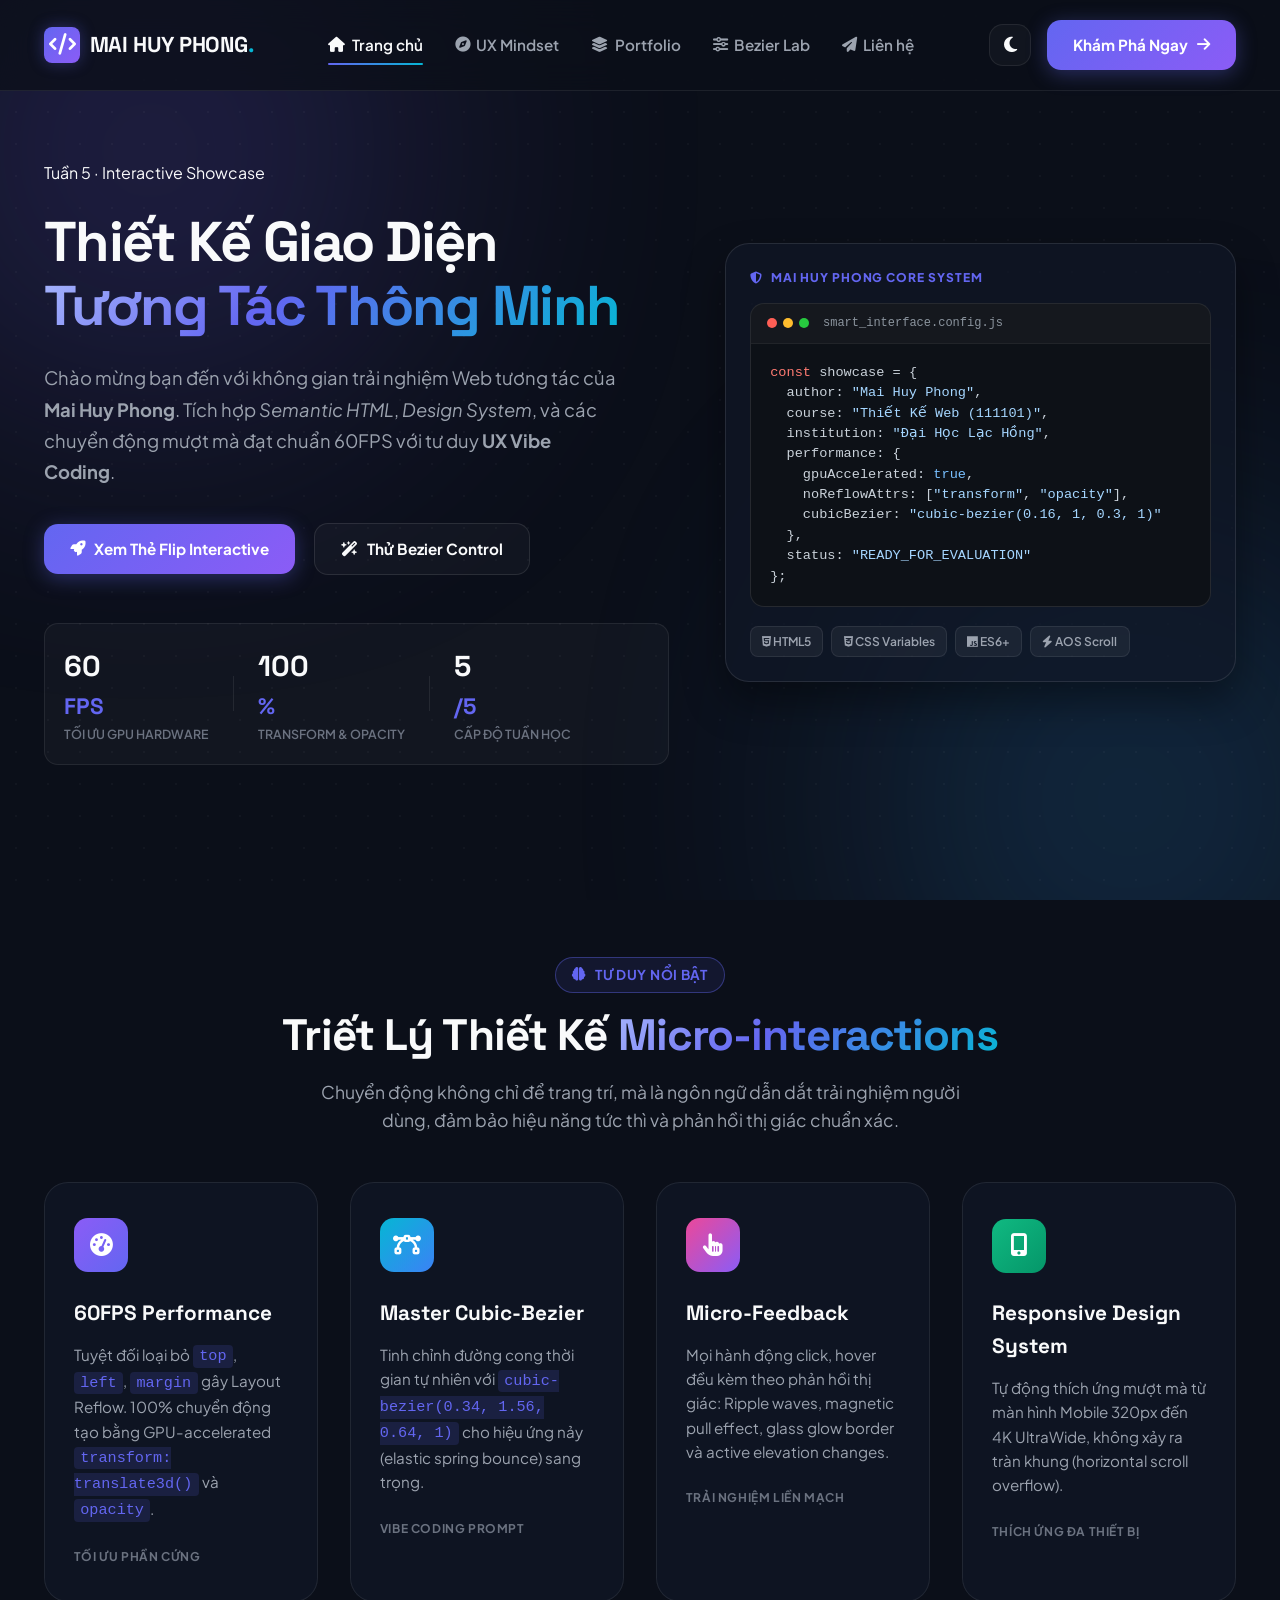
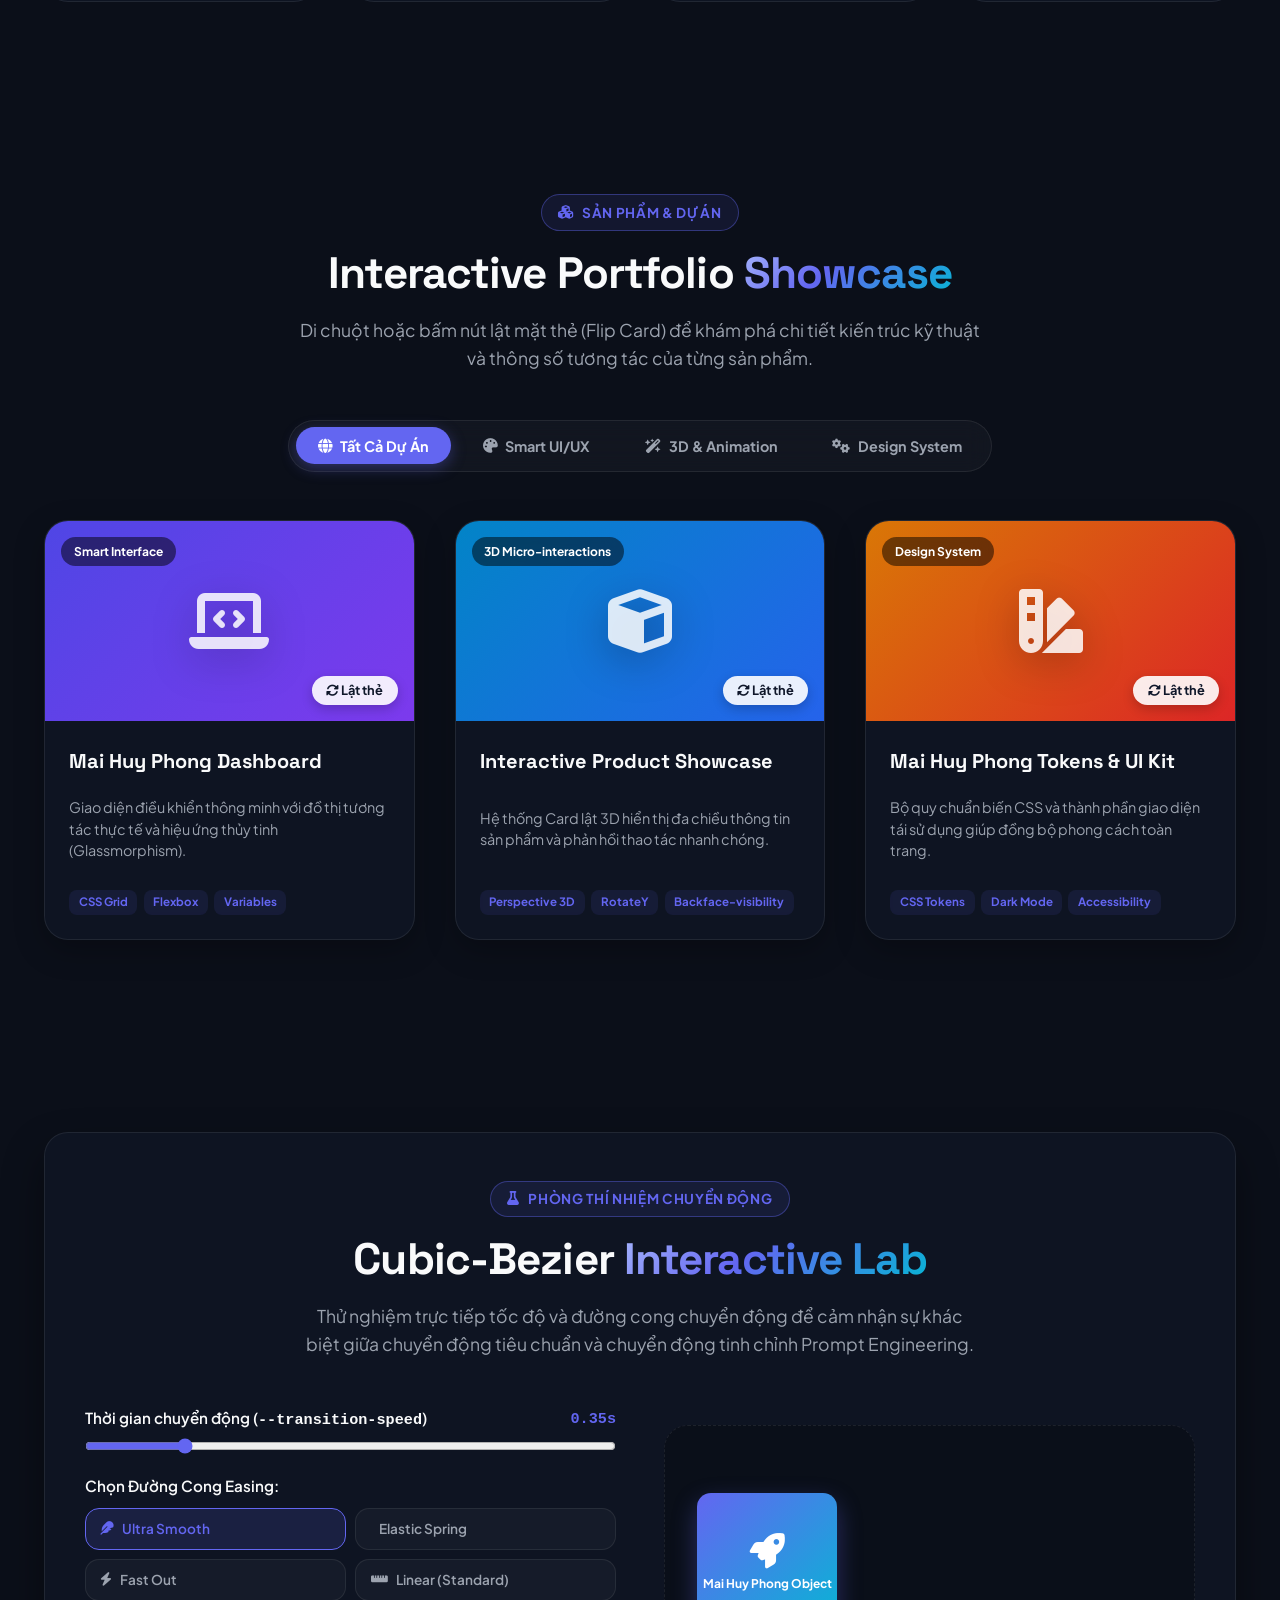
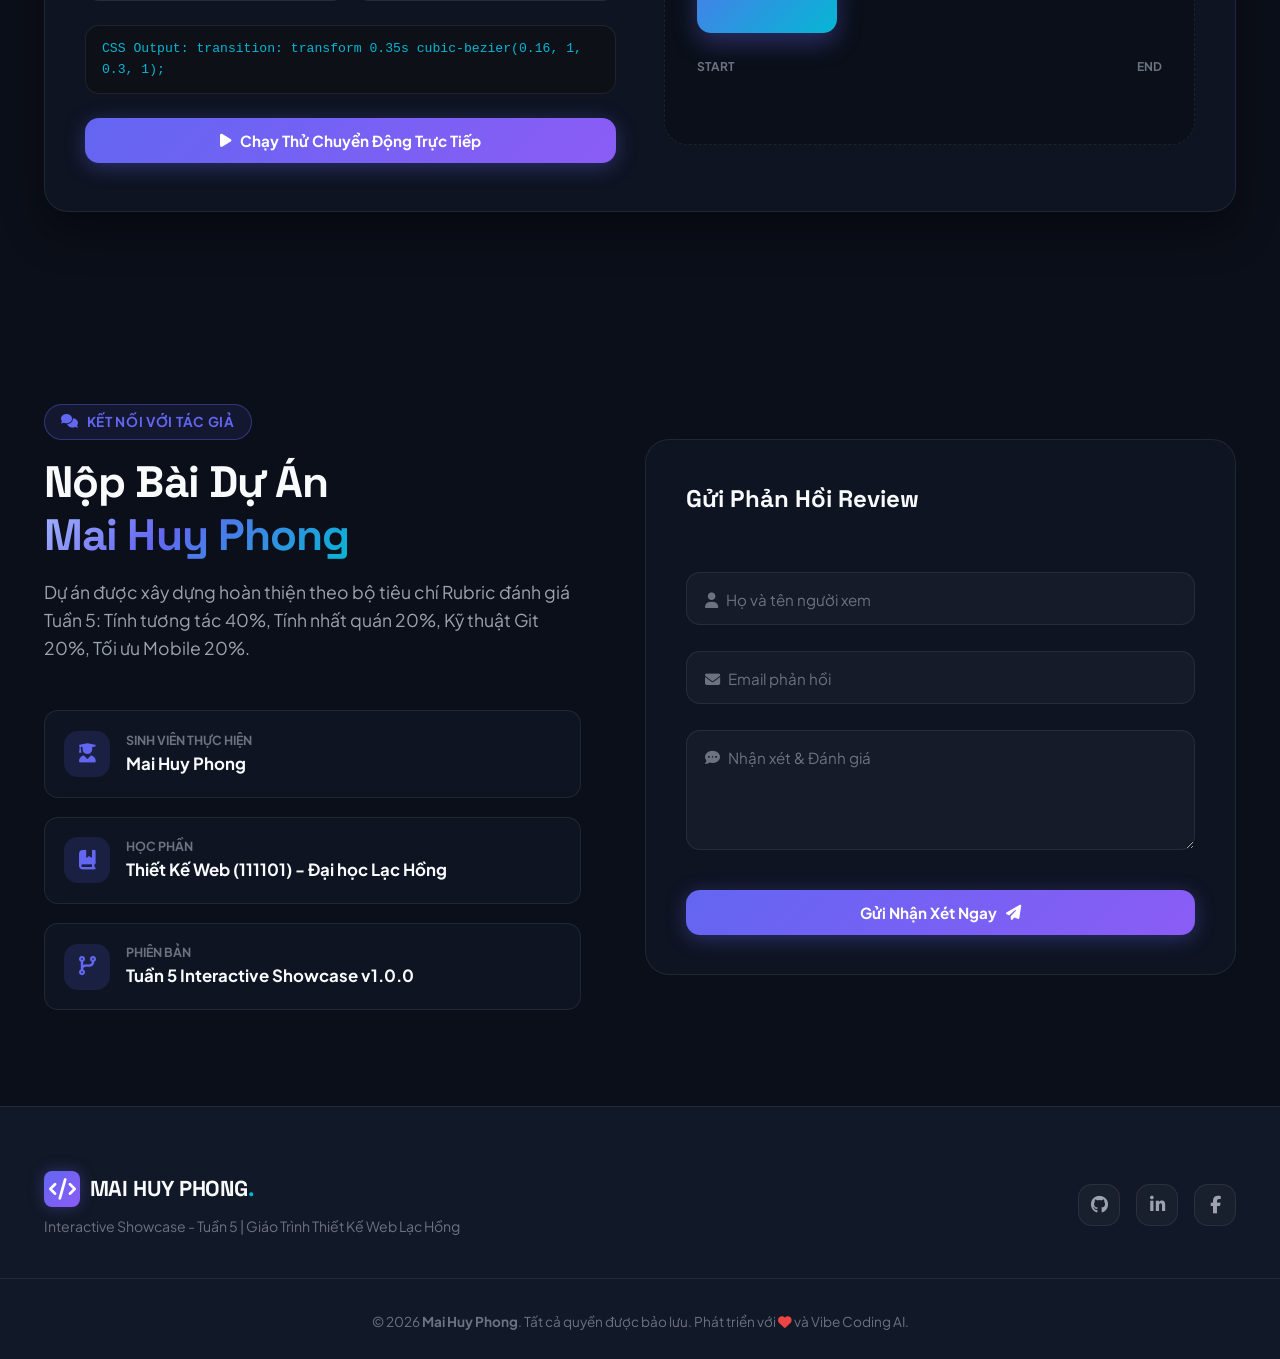
<file: phong/index.html>
<!DOCTYPE html>
<html lang="vi" data-theme="dark">
<head>
    <meta charset="UTF-8">
    <meta name="viewport" content="width=device-width, initial-scale=1.0">
    <title>Mai Huy Phong | Interactive Showcase & Smart Interface</title>
    <meta name="description" content="Trang chủ dự án Tuần 5 - Interactive Showcase & Smart Interface của Mai Huy Phong. Tích hợp Semantic HTML, CSS Grid/Flexbox, AOS Scroll Revelation & High-performance Micro-interactions.">
    
    <!-- Google Fonts -->
    <link rel="preconnect" href="https://fonts.googleapis.com">
    <link rel="preconnect" href="https://fonts.gstatic.com" crossorigin>
    <link href="https://fonts.googleapis.com/css2?family=Plus+Jakarta+Sans:wght@300;400;500;600;700;800&family=Space+Grotesk:wght@500;700&display=swap" rel="stylesheet">
    
    <!-- FontAwesome Icons CDN -->
    <link rel="stylesheet" href="https://cdnjs.cloudflare.com/ajax/libs/font-awesome/6.4.0/css/all.min.css">
    
    <!-- AOS (Animate On Scroll) CSS CDN -->
    <link rel="stylesheet" href="https://unpkg.com/aos@2.3.1/dist/aos.css" />
    
    <!-- Custom CSS -->
    <link rel="stylesheet" href="css/style.css">
</head>
<body>
    <!-- Background Canvas Grid & Glow Effect -->
    <div class="bg-glow-container" aria-hidden="true">
        <div class="bg-glow blob-1"></div>
        <div class="bg-glow blob-2"></div>
        <div class="bg-grid-overlay"></div>
    </div>

    <!-- Header Navigation Section -->
    <header class="header" id="header">
        <div class="container header-container">
            <a href="#hero" class="logo" aria-label="Mai Huy Phong Home">
                <span class="logo-icon"><i class="fa-solid fa-code"></i></span>
                <span class="logo-text">MAI HUY PHONG<span class="accent-dot">.</span></span>
            </a>

            <nav class="nav-menu" id="nav-menu" aria-label="Main Navigation">
                <ul class="nav-list">
                    <li class="nav-item"><a href="#hero" class="nav-link active"><i class="fa-solid fa-house"></i> Trang chủ</a></li>
                    <li class="nav-item"><a href="#about" class="nav-link"><i class="fa-solid fa-compass"></i> UX Mindset</a></li>
                    <li class="nav-item"><a href="#portfolio" class="nav-link"><i class="fa-solid fa-layer-group"></i> Portfolio</a></li>
                    <li class="nav-item"><a href="#playground" class="nav-link"><i class="fa-solid fa-sliders"></i> Bezier Lab</a></li>
                    <li class="nav-item"><a href="#contact" class="nav-link"><i class="fa-solid fa-paper-plane"></i> Liên hệ</a></li>
                </ul>
            </nav>

            <div class="header-actions">
                <!-- Theme Switcher -->
                <button class="icon-btn theme-toggle" id="theme-toggle" aria-label="Chuyển đổi giao diện sáng/tối" title="Chuyển đổi Dark/Light mode">
                    <i class="fa-solid fa-moon moon-icon"></i>
                    <i class="fa-solid fa-sun sun-icon"></i>
                </button>

                <!-- CTA Button -->
                <a href="#portfolio" class="btn btn-primary btn-cta">
                    <span>Khám Phá Ngay</span>
                    <i class="fa-solid fa-arrow-right icon-arrow"></i>
                </a>

                <!-- Mobile Menu Toggle -->
                <button class="mobile-toggle" id="mobile-toggle" aria-label="Mở menu">
                    <span class="bar"></span>
                    <span class="bar"></span>
                    <span class="bar"></span>
                </button>
            </div>
        </div>
    </header>

    <!-- Main Content Area -->
    <main id="main-content">
        
        <!-- SECTION 1: HERO SECTION WITH INTRO ANIMATION -->
        <section class="hero-section" id="hero">
            <div class="container hero-grid">
                <!-- Hero Left Text Content -->
                <div class="hero-content">
                    <div class="badge intro-badge">
                        <span class="badge-dot"></span>
                        <span class="badge-text">Tuần 5 · Interactive Showcase</span>
                    </div>

                    <h1 class="hero-title">
                        Thiết Kế Giao Diện <br>
                        <span class="gradient-text">Tương Tác Thông Minh</span>
                    </h1>

                    <p class="hero-subtitle">
                        Chào mừng bạn đến với không gian trải nghiệm Web tương tác của <strong>Mai Huy Phong</strong>. Tích hợp <em>Semantic HTML</em>, <em>Design System</em>, và các chuyển động mượt mà đạt chuẩn 60FPS với tư duy <strong>UX Vibe Coding</strong>.
                    </p>

                    <div class="hero-actions">
                        <a href="#portfolio" class="btn btn-primary btn-magnetic">
                            <i class="fa-solid fa-rocket"></i>
                            <span>Xem Thẻ Flip Interactive</span>
                        </a>
                        <a href="#playground" class="btn btn-secondary">
                            <i class="fa-solid fa-wand-magic-sparkles"></i>
                            <span>Thử Bezier Control</span>
                        </a>
                    </div>

                    <div class="hero-metrics">
                        <div class="metric-item">
                            <span class="metric-number" data-target="60">0</span><span class="metric-unit">FPS</span>
                            <span class="metric-label">Tối ưu GPU Hardware</span>
                        </div>
                        <div class="metric-divider"></div>
                        <div class="metric-item">
                            <span class="metric-number" data-target="100">0</span><span class="metric-unit">%</span>
                            <span class="metric-label">Transform & Opacity</span>
                        </div>
                        <div class="metric-divider"></div>
                        <div class="metric-item">
                            <span class="metric-number" data-target="5">0</span><span class="metric-unit">/5</span>
                            <span class="metric-label">Cấp độ Tuần Học</span>
                        </div>
                    </div>
                </div>

                <!-- Hero Right Interactive 3D Card -->
                <div class="hero-visual">
                    <div class="interactive-hero-card" id="hero-card">
                        <div class="card-glow"></div>
                        <div class="card-inner">
                            <div class="card-header-badge">
                                <i class="fa-solid fa-shield-halved"></i> MAI HUY PHONG CORE SYSTEM
                            </div>
                            <div class="preview-screen">
                                <div class="screen-header">
                                    <span class="dot red"></span>
                                    <span class="dot yellow"></span>
                                    <span class="dot green"></span>
                                    <span class="screen-title">smart_interface.config.js</span>
                                </div>
                                <div class="code-editor">
                                    <pre><code><span class="code-keyword">const</span> showcase = {
  author: <span class="code-string">"Mai Huy Phong"</span>,
  course: <span class="code-string">"Thiết Kế Web (111101)"</span>,
  institution: <span class="code-string">"Đại Học Lạc Hồng"</span>,
  performance: {
    gpuAccelerated: <span class="code-boolean">true</span>,
    noReflowAttrs: [<span class="code-string">"transform"</span>, <span class="code-string">"opacity"</span>],
    cubicBezier: <span class="code-string">"cubic-bezier(0.16, 1, 0.3, 1)"</span>
  },
  status: <span class="code-string">"READY_FOR_EVALUATION"</span>
};</code></pre>
                                </div>
                            </div>
                            <div class="card-footer-tags">
                                <span class="tech-tag"><i class="fa-brands fa-html5"></i> HTML5</span>
                                <span class="tech-tag"><i class="fa-brands fa-css3-alt"></i> CSS Variables</span>
                                <span class="tech-tag"><i class="fa-brands fa-js"></i> ES6+</span>
                                <span class="tech-tag"><i class="fa-solid fa-bolt"></i> AOS Scroll</span>
                            </div>
                        </div>
                    </div>
                </div>
            </div>
        </section>

        <!-- SECTION 2: UX MINDSET & DESIGN SYSTEM (SCROLL REVELATION) -->
        <section class="section about-section" id="about">
            <div class="container">
                <div class="section-header text-center" data-aos="fade-up" data-aos-duration="800">
                    <span class="section-tag"><i class="fa-solid fa-brain"></i> TƯ DUY NỔI BẬT</span>
                    <h2 class="section-title">Triết Lý Thiết Kế <span class="gradient-text">Micro-interactions</span></h2>
                    <p class="section-description">
                        Chuyển động không chỉ để trang trí, mà là ngôn ngữ dẫn dắt trải nghiệm người dùng, đảm bảo hiệu năng tức thì và phản hồi thị giác chuẩn xác.
                    </p>
                </div>

                <div class="features-grid">
                    <!-- Feature Card 1 -->
                    <div class="feature-card" data-aos="fade-up" data-aos-delay="100" data-aos-duration="800">
                        <div class="feature-icon-wrapper icon-purple">
                            <i class="fa-solid fa-gauge-high"></i>
                        </div>
                        <h3>60FPS Performance</h3>
                        <p>Tuyệt đối loại bỏ <code>top</code>, <code>left</code>, <code>margin</code> gây Layout Reflow. 100% chuyển động tạo bằng GPU-accelerated <code>transform: translate3d()</code> và <code>opacity</code>.</p>
                        <div class="feature-badge">Tối ưu phần cứng</div>
                    </div>

                    <!-- Feature Card 2 -->
                    <div class="feature-card" data-aos="fade-up" data-aos-delay="200" data-aos-duration="800">
                        <div class="feature-icon-wrapper icon-blue">
                            <i class="fa-solid fa-bezier-curve"></i>
                        </div>
                        <h3>Master Cubic-Bezier</h3>
                        <p>Tinh chỉnh đường cong thời gian tự nhiên với <code>cubic-bezier(0.34, 1.56, 0.64, 1)</code> cho hiệu ứng nảy (elastic spring bounce) sang trọng.</p>
                        <div class="feature-badge">Vibe Coding Prompt</div>
                    </div>

                    <!-- Feature Card 3 -->
                    <div class="feature-card" data-aos="fade-up" data-aos-delay="300" data-aos-duration="800">
                        <div class="feature-icon-wrapper icon-pink">
                            <i class="fa-solid fa-hand-pointer"></i>
                        </div>
                        <h3>Micro-Feedback</h3>
                        <p>Mọi hành động click, hover đều kèm theo phản hồi thị giác: Ripple waves, magnetic pull effect, glass glow border và active elevation changes.</p>
                        <div class="feature-badge">Trải nghiệm liền mạch</div>
                    </div>

                    <!-- Feature Card 4 -->
                    <div class="feature-card" data-aos="fade-up" data-aos-delay="400" data-aos-duration="800">
                        <div class="feature-icon-wrapper icon-emerald">
                            <i class="fa-solid fa-mobile-screen-button"></i>
                        </div>
                        <h3>Responsive Design System</h3>
                        <p>Tự động thích ứng mượt mà từ màn hình Mobile 320px đến 4K UltraWide, không xảy ra tràn khung (horizontal scroll overflow).</p>
                        <div class="feature-badge">Thích ứng đa thiết bị</div>
                    </div>
                </div>
            </div>
        </section>

        <!-- SECTION 3: INTERACTIVE PORTFOLIO & FLIP CARDS SHOWCASE -->
        <section class="section portfolio-section" id="portfolio">
            <div class="container">
                <div class="section-header text-center" data-aos="fade-up">
                    <span class="section-tag"><i class="fa-solid fa-cubes"></i> SẢN PHẨM & DỰ ÁN</span>
                    <h2 class="section-title">Interactive Portfolio <span class="gradient-text">Showcase</span></h2>
                    <p class="section-description">
                        Di chuột hoặc bấm nút lật mặt thẻ (Flip Card) để khám phá chi tiết kiến trúc kỹ thuật và thông số tương tác của từng sản phẩm.
                    </p>
                </div>

                <!-- Portfolio Filters -->
                <div class="portfolio-filter-wrapper" data-aos="fade-up" data-aos-delay="100">
                    <div class="filter-buttons" role="tablist" aria-label="Bộ lọc dự án">
                        <button class="filter-btn active" data-filter="all" role="tab" aria-selected="true"><i class="fa-solid fa-globe"></i> Tất Cả Dự Án</button>
                        <button class="filter-btn" data-filter="ui" role="tab" aria-selected="false"><i class="fa-solid fa-palette"></i> Smart UI/UX</button>
                        <button class="filter-btn" data-filter="animation" role="tab" aria-selected="false"><i class="fa-solid fa-wand-magic-sparkles"></i> 3D & Animation</button>
                        <button class="filter-btn" data-filter="system" role="tab" aria-selected="false"><i class="fa-solid fa-gears"></i> Design System</button>
                    </div>
                </div>

                <!-- Portfolio Cards Grid -->
                <div class="portfolio-grid">

                    <!-- CARD 1: 3D Flip Card -->
                    <div class="flip-card-container" data-category="ui" data-aos="zoom-in-up" data-aos-delay="100">
                        <div class="flip-card">
                            <!-- Card Front -->
                            <div class="flip-card-front">
                                <div class="card-image-box">
                                    <div class="card-img-placeholder bg-gradient-1">
                                        <i class="fa-solid fa-laptop-code card-hero-icon"></i>
                                    </div>
                                    <span class="card-category-badge">Smart Interface</span>
                                    <button class="flip-trigger-btn" aria-label="Lật thẻ xem chi tiết" title="Click để lật thẻ">
                                        <i class="fa-solid fa-rotate"></i> Lật thẻ
                                    </button>
                                </div>
                                <div class="card-body">
                                    <h3 class="card-title">Mai Huy Phong Dashboard</h3>
                                    <p class="card-text">Giao diện điều khiển thông minh với đồ thị tương tác thực tế và hiệu ứng thủy tinh (Glassmorphism).</p>
                                    <div class="card-tech-list">
                                        <span>CSS Grid</span>
                                        <span>Flexbox</span>
                                        <span>Variables</span>
                                    </div>
                                </div>
                            </div>
                            <!-- Card Back -->
                            <div class="flip-card-back">
                                <div class="card-back-header">
                                    <span class="back-title">Kỹ Thuật Cốt Lõi</span>
                                    <button class="flip-close-btn" aria-label="Quay lại"><i class="fa-solid fa-xmark"></i></button>
                                </div>
                                <ul class="back-spec-list">
                                    <li><i class="fa-solid fa-check-circle"></i> <strong>AOS Scroll:</strong> Hiệu ứng Fade-up 600ms</li>
                                    <li><i class="fa-solid fa-check-circle"></i> <strong>Cubic-bezier:</strong> 0.16, 1, 0.3, 1</li>
                                    <li><i class="fa-solid fa-check-circle"></i> <strong>GPU Hardware:</strong> Accelerated 3D rotateY</li>
                                    <li><i class="fa-solid fa-check-circle"></i> <strong>Mobile Ready:</strong> Flexible Grid Auto-fit</li>
                                </ul>
                                <div class="card-back-actions">
                                    <a href="#playground" class="btn btn-sm btn-primary">Thử Chuyển Động</a>
                                    <button class="btn btn-sm btn-outline flip-close-btn-text">Quay lại mặt trước</button>
                                </div>
                            </div>
                        </div>
                    </div>

                    <!-- CARD 2: Hover Glow Card -->
                    <div class="flip-card-container" data-category="animation" data-aos="zoom-in-up" data-aos-delay="200">
                        <div class="flip-card">
                            <!-- Card Front -->
                            <div class="flip-card-front">
                                <div class="card-image-box">
                                    <div class="card-img-placeholder bg-gradient-2">
                                        <i class="fa-solid fa-cube card-hero-icon"></i>
                                    </div>
                                    <span class="card-category-badge">3D Micro-interactions</span>
                                    <button class="flip-trigger-btn" aria-label="Lật thẻ xem chi tiết">
                                        <i class="fa-solid fa-rotate"></i> Lật thẻ
                                    </button>
                                </div>
                                <div class="card-body">
                                    <h3 class="card-title">Interactive Product Showcase</h3>
                                    <p class="card-text">Hệ thống Card lật 3D hiển thị đa chiều thông tin sản phẩm và phản hồi thao tác nhanh chóng.</p>
                                    <div class="card-tech-list">
                                        <span>Perspective 3D</span>
                                        <span>RotateY</span>
                                        <span>Backface-visibility</span>
                                    </div>
                                </div>
                            </div>
                            <!-- Card Back -->
                            <div class="flip-card-back">
                                <div class="card-back-header">
                                    <span class="back-title">Kỹ Thuật Cốt Lõi</span>
                                    <button class="flip-close-btn" aria-label="Quay lại"><i class="fa-solid fa-xmark"></i></button>
                                </div>
                                <ul class="back-spec-list">
                                    <li><i class="fa-solid fa-check-circle"></i> <strong>Hover Effect:</strong> Dynamic Tilt & Shadow Glow</li>
                                    <li><i class="fa-solid fa-check-circle"></i> <strong>Spring Physics:</strong> Custom Bezier Curve</li>
                                    <li><i class="fa-solid fa-check-circle"></i> <strong>Zero Reflow:</strong> Transform matrix3d optimization</li>
                                </ul>
                                <div class="card-back-actions">
                                    <a href="#contact" class="btn btn-sm btn-primary">Nhận Demo</a>
                                    <button class="btn btn-sm btn-outline flip-close-btn-text">Quay lại mặt trước</button>
                                </div>
                            </div>
                        </div>
                    </div>

                    <!-- CARD 3: Design System Flip Card -->
                    <div class="flip-card-container" data-category="system" data-aos="zoom-in-up" data-aos-delay="300">
                        <div class="flip-card">
                            <!-- Card Front -->
                            <div class="flip-card-front">
                                <div class="card-image-box">
                                    <div class="card-img-placeholder bg-gradient-3">
                                        <i class="fa-solid fa-swatchbook card-hero-icon"></i>
                                    </div>
                                    <span class="card-category-badge">Design System</span>
                                    <button class="flip-trigger-btn" aria-label="Lật thẻ xem chi tiết">
                                        <i class="fa-solid fa-rotate"></i> Lật thẻ
                                    </button>
                                </div>
                                <div class="card-body">
                                    <h3 class="card-title">Mai Huy Phong Tokens & UI Kit</h3>
                                    <p class="card-text">Bộ quy chuẩn biến CSS và thành phần giao diện tái sử dụng giúp đồng bộ phong cách toàn trang.</p>
                                    <div class="card-tech-list">
                                        <span>CSS Tokens</span>
                                        <span>Dark Mode</span>
                                        <span>Accessibility</span>
                                    </div>
                                </div>
                            </div>
                            <!-- Card Back -->
                            <div class="flip-card-back">
                                <div class="card-back-header">
                                    <span class="back-title">Kỹ Thuật Cốt Lõi</span>
                                    <button class="flip-close-btn" aria-label="Quay lại"><i class="fa-solid fa-xmark"></i></button>
                                </div>
                                <ul class="back-spec-list">
                                    <li><i class="fa-solid fa-check-circle"></i> <strong>Variable System:</strong> Color Palette & Spacing</li>
                                    <li><i class="fa-solid fa-check-circle"></i> <strong>Theme Engine:</strong> Fast HSL Color Switching</li>
                                    <li><i class="fa-solid fa-check-circle"></i> <strong>Focus Visible:</strong> WCAG 2.1 Compliant</li>
                                </ul>
                                <div class="card-back-actions">
                                    <a href="#about" class="btn btn-sm btn-primary">Xem Chi Tiết</a>
                                    <button class="btn btn-sm btn-outline flip-close-btn-text">Quay lại mặt trước</button>
                                </div>
                            </div>
                        </div>
                    </div>

                </div>
            </div>
        </section>

        <!-- SECTION 4: INTERACTIVE CUBIC-BEZIER LAB / PLAYGROUND -->
        <section class="section playground-section" id="playground">
            <div class="container">
                <div class="playground-card-box" data-aos="fade-up">
                    <div class="playground-header text-center">
                        <span class="section-tag"><i class="fa-solid fa-flask"></i> PHÒNG THÍ NHIỆM CHUYỂN ĐỘNG</span>
                        <h2 class="section-title">Cubic-Bezier <span class="gradient-text">Interactive Lab</span></h2>
                        <p class="section-description">
                            Thử nghiệm trực tiếp tốc độ và đường cong chuyển động để cảm nhận sự khác biệt giữa chuyển động tiêu chuẩn và chuyển động tinh chỉnh Prompt Engineering.
                        </p>
                    </div>

                    <div class="playground-grid">
                        <!-- Controls Left -->
                        <div class="playground-controls">
                            <div class="control-group">
                                <label for="speed-range" class="control-label">
                                    <span>Thời gian chuyển động (<code>--transition-speed</code>)</span>
                                    <span class="value-display" id="speed-value">0.35s</span>
                                </label>
                                <input type="range" id="speed-range" min="0.1" max="1.5" step="0.05" value="0.35" class="custom-range">
                            </div>

                            <div class="control-group">
                                <label class="control-label">Chọn Đường Cong Easing:</label>
                                <div class="preset-buttons">
                                    <button class="preset-btn active" data-curve="cubic-bezier(0.16, 1, 0.3, 1)" data-name="Apple Smooth (Phổ biến)">
                                        <i class="fa-solid fa-feather"></i> Ultra Smooth
                                    </button>
                                    <button class="preset-btn" data-curve="cubic-bezier(0.34, 1.56, 0.64, 1)" data-name="Spring Bounce (Nảy tự nhiên)">
                                        <i class="fa-solid fa-bounce"></i> Elastic Spring
                                    </button>
                                    <button class="preset-btn" data-curve="cubic-bezier(0.25, 1, 0.5, 1)" data-name="Subtle Fast Ease-Out">
                                        <i class="fa-solid fa-bolt"></i> Fast Out
                                    </button>
                                    <button class="preset-btn" data-curve="linear" data-name="Linear (Đều - Thô)">
                                        <i class="fa-solid fa-ruler-horizontal"></i> Linear (Standard)
                                    </button>
                                </div>
                            </div>

                            <div class="bezier-code-output">
                                <span class="code-label">CSS Output:</span>
                                <code id="bezier-code">transition: transform 0.35s cubic-bezier(0.16, 1, 0.3, 1);</code>
                            </div>

                            <button class="btn btn-primary btn-block" id="trigger-anim-btn">
                                <i class="fa-solid fa-play"></i> Chạy Thử Chuyển Động Trực Tiếp
                            </button>
                        </div>

                        <!-- Live Demo Preview Right -->
                        <div class="playground-demo-area">
                            <div class="demo-box" id="demo-box">
                                <div class="demo-element-inner">
                                    <i class="fa-solid fa-rocket demo-icon"></i>
                                    <span class="demo-text">Mai Huy Phong Object</span>
                                </div>
                            </div>
                            <div class="demo-track">
                                <span class="track-mark start">Start</span>
                                <span class="track-mark end">End</span>
                            </div>
                        </div>
                    </div>
                </div>
            </div>
        </section>

        <!-- SECTION 5: CONTACT & MICRO-INTERACTION FORM -->
        <section class="section contact-section" id="contact">
            <div class="container">
                <div class="contact-box-grid">
                    <div class="contact-info" data-aos="fade-right">
                        <span class="section-tag"><i class="fa-solid fa-comments"></i> KẾT NỐI VỚI TÁC GIẢ</span>
                        <h2 class="section-title">Nộp Bài Dự Án <br><span class="gradient-text">Mai Huy Phong</span></h2>
                        <p class="section-description">
                            Dự án được xây dựng hoàn thiện theo bộ tiêu chí Rubric đánh giá Tuần 5: Tính tương tác 40%, Tính nhất quán 20%, Kỹ thuật Git 20%, Tối ưu Mobile 20%.
                        </p>

                        <div class="contact-details">
                            <div class="info-card">
                                <div class="info-icon"><i class="fa-solid fa-user-graduate"></i></div>
                                <div>
                                    <span class="info-title">Sinh viên thực hiện</span>
                                    <span class="info-val">Mai Huy Phong</span>
                                </div>
                            </div>
                            <div class="info-card">
                                <div class="info-icon"><i class="fa-solid fa-book-bookmark"></i></div>
                                <div>
                                    <span class="info-title">Học phần</span>
                                    <span class="info-val">Thiết Kế Web (111101) - Đại học Lạc Hồng</span>
                                </div>
                            </div>
                            <div class="info-card">
                                <div class="info-icon"><i class="fa-solid fa-code-branch"></i></div>
                                <div>
                                    <span class="info-title">Phiên bản</span>
                                    <span class="info-val">Tuần 5 Interactive Showcase v1.0.0</span>
                                </div>
                            </div>
                        </div>
                    </div>

                    <div class="contact-form-wrapper" data-aos="fade-left">
                        <form class="interactive-form" id="contact-form" novalidate>
                            <h3 class="form-title">Gửi Phản Hồi Review</h3>

                            <div class="form-group">
                                <input type="text" id="user-name" required class="form-input" placeholder=" ">
                                <label for="user-name" class="form-label"><i class="fa-solid fa-user"></i> Họ và tên người xem</label>
                                <span class="input-focus-border"></span>
                            </div>

                            <div class="form-group">
                                <input type="email" id="user-email" required class="form-input" placeholder=" ">
                                <label for="user-email" class="form-label"><i class="fa-solid fa-envelope"></i> Email phản hồi</label>
                                <span class="input-focus-border"></span>
                            </div>

                            <div class="form-group">
                                <textarea id="user-message" required class="form-input form-textarea" placeholder=" " rows="4"></textarea>
                                <label for="user-message" class="form-label"><i class="fa-solid fa-comment-dots"></i> Nhận xét & Đánh giá</label>
                                <span class="input-focus-border"></span>
                            </div>

                            <button type="submit" class="btn btn-primary btn-submit">
                                <span class="btn-text">Gửi Nhận Xét Ngay</span>
                                <i class="fa-solid fa-paper-plane btn-icon"></i>
                                <div class="spinner hidden"></div>
                            </button>
                        </form>
                    </div>
                </div>
            </div>
        </section>

    </main>

    <!-- Footer Section -->
    <footer class="footer">
        <div class="container footer-content">
            <div class="footer-left">
                <a href="#hero" class="logo">
                    <span class="logo-icon"><i class="fa-solid fa-code"></i></span>
                    <span class="logo-text">MAI HUY PHONG<span class="accent-dot">.</span></span>
                </a>
                <p class="footer-tagline">Interactive Showcase - Tuần 5 | Giáo Trình Thiết Kế Web Lạc Hồng</p>
            </div>

            <div class="footer-socials">
                <a href="https://github.com" target="_blank" rel="noopener" aria-label="GitHub" class="social-link" title="GitHub Repository">
                    <i class="fa-brands fa-github"></i>
                </a>
                <a href="https://linkedin.com" target="_blank" rel="noopener" aria-label="LinkedIn" class="social-link" title="LinkedIn Profile">
                    <i class="fa-brands fa-linkedin-in"></i>
                </a>
                <a href="https://facebook.com" target="_blank" rel="noopener" aria-label="Facebook" class="social-link" title="Facebook Profile">
                    <i class="fa-brands fa-facebook-f"></i>
                </a>
            </div>
        </div>
        <div class="footer-bottom text-center">
            <p>&copy; 2026 <strong>Mai Huy Phong</strong>. Tất cả quyền được bảo lưu. Phát triển với <i class="fa-solid fa-heart heart-pulse"></i> và Vibe Coding AI.</p>
        </div>
    </footer>

    <!-- Back to top button -->
    <button class="back-to-top" id="back-to-top" aria-label="Cuộn lên đầu trang" title="Về đầu trang">
        <i class="fa-solid fa-arrow-up"></i>
    </button>

    <!-- AOS JS CDN -->
    <script src="https://unpkg.com/aos@2.3.1/dist/aos.js"></script>

    <!-- Custom JS -->
    <script src="js/main.js"></script>
</body>
</html>
</file>
<file: css/style.css>
/* ==========================================================================
   MAI HUY PHONG - SMART INTERACTIVE SHOWCASE (TUẦN 3 - TUẦN 6)
   DESIGN SYSTEM & HIGH-PERFORMANCE CSS ANIMATIONS
   ========================================================================== */

/* --------------------------------------------------------------------------
   1. DESIGN SYSTEM CSS TOKENS & VARIABLES
   -------------------------------------------------------------------------- */
:root {
    /* Color Tokens (Dark Mode Default) */
    --bg-main: #0b0f19;
    --bg-surface: #111827;
    --bg-card: rgba(17, 24, 39, 0.7);
    --bg-card-hover: rgba(30, 41, 59, 0.85);

    --primary: #6366f1;
    --primary-hover: #4f46e5;
    --primary-glow: rgba(99, 102, 241, 0.35);

    --accent-cyan: #06b6d4;
    --accent-purple: #8b5cf6;
    --accent-pink: #ec4899;
    --accent-emerald: #10b981;

    --text-main: #f9fafb;
    --text-muted: #9ca3af;
    --text-dim: #6b7280;

    --border-color: rgba(255, 255, 255, 0.08);
    --border-highlight: rgba(99, 102, 241, 0.4);

    --glass-bg: rgba(255, 255, 255, 0.03);
    --glass-border: rgba(255, 255, 255, 0.1);
    --glass-shadow: 0 20px 40px rgba(0, 0, 0, 0.4);

    /* Typography Scale Tokens (Rem Units for Accessibility) */
    --font-heading: 'Space Grotesk', -apple-system, sans-serif;
    --font-body: 'Plus Jakarta Sans', -apple-system, sans-serif;

    --fs-xs: 0.75rem;
    --fs-sm: 0.875rem;
    --fs-md: 1rem;
    --fs-lg: 1.25rem;
    --fs-xl: 1.75rem;
    --fs-2xl: 2.5rem;
    --fs-3xl: 3.5rem;

    /* Spacing System Tokens */
    --spacing-xs: 0.5rem;
    --spacing-sm: 1rem;
    --spacing-md: 1.5rem;
    --spacing-lg: 2.5rem;
    --spacing-xl: 4rem;

    /* Animation Timing & Master Cubic-Bezier Curves */
    --transition-speed: 0.35s;
    --cubic-smooth: cubic-bezier(0.16, 1, 0.3, 1);       /* Apple Ultra Smooth */
    --cubic-bounce: cubic-bezier(0.34, 1.56, 0.64, 1);    /* Elastic Spring */
    --cubic-fast: cubic-bezier(0.25, 1, 0.5, 1);

    /* Layout Radius */
    --radius-sm: 8px;
    --radius-md: 14px;
    --radius-lg: 24px;
    --radius-full: 9999px;
    --container-max: 1240px;
}

/* Light Theme Variables Overrides */
[data-theme="light"] {
    --bg-main: #f8fafc;
    --bg-surface: #ffffff;
    --bg-card: rgba(255, 255, 255, 0.85);
    --bg-card-hover: rgba(241, 245, 249, 0.95);

    --primary: #4f46e5;
    --primary-hover: #4338ca;
    --primary-glow: rgba(79, 70, 229, 0.25);

    --text-main: #0f172a;
    --text-muted: #475569;
    --text-dim: #64748b;

    --border-color: rgba(0, 0, 0, 0.08);
    --border-highlight: rgba(79, 70, 229, 0.3);

    --glass-bg: rgba(255, 255, 255, 0.7);
    --glass-border: rgba(0, 0, 0, 0.06);
    --glass-shadow: 0 15px 35px rgba(0, 0, 0, 0.08);
}

/* --------------------------------------------------------------------------
   2. RESET & BASE STYLES
   -------------------------------------------------------------------------- */
*, *::before, *::after {
    box-sizing: border-box;
    margin: 0;
    padding: 0;
}

html {
    scroll-behavior: smooth;
    font-size: 16px;
}

body {
    font-family: var(--font-body);
    background-color: var(--bg-main);
    color: var(--text-main);
    line-height: 1.6;
    overflow-x: hidden;
    transition: background-color var(--transition-speed) var(--cubic-smooth), color var(--transition-speed) var(--cubic-smooth);
}

a {
    color: inherit;
    text-decoration: none;
}

button, input, textarea {
    font-family: inherit;
    border: none;
    outline: none;
    background: none;
}

ul {
    list-style: none;
}

/* Responsive Image Rule (Tuần 4 Essential Rule) */
img {
    max-width: 100%;
    height: auto;
    display: block;
}

/* Container */
.container {
    width: 100%;
    max-width: var(--container-max);
    margin: 0 auto;
    padding: 0 1.5rem;
}

.section {
    padding: 5rem 0;
    position: relative;
}

.text-center {
    text-align: center;
}

/* --------------------------------------------------------------------------
   3. BACKGROUND GLOW & CANVAS EFFECT
   -------------------------------------------------------------------------- */
.bg-glow-container {
    position: fixed;
    top: 0;
    left: 0;
    width: 100vw;
    height: 100vh;
    pointer-events: none;
    z-index: -1;
    overflow: hidden;
}

.bg-glow {
    position: absolute;
    width: 500px;
    height: 500px;
    border-radius: 50%;
    filter: blur(140px);
    opacity: 0.25;
    will-change: transform;
}

.blob-1 {
    top: -100px;
    left: -100px;
    background: radial-gradient(circle, var(--primary) 0%, var(--accent-purple) 100%);
    animation: floatGlow 14s infinite ease-in-out alternate;
}

.blob-2 {
    bottom: -150px;
    right: -100px;
    background: radial-gradient(circle, var(--accent-cyan) 0%, var(--primary) 100%);
    animation: floatGlow 18s infinite ease-in-out alternate-reverse;
}

.bg-grid-overlay {
    position: absolute;
    inset: 0;
    background-image: radial-gradient(var(--border-color) 1px, transparent 1px);
    background-size: 32px 32px;
    opacity: 0.4;
}

@keyframes floatGlow {
    0% { transform: translate(0, 0) scale(1); }
    50% { transform: translate(80px, 60px) scale(1.1); }
    100% { transform: translate(-40px, 100px) scale(0.95); }
}

/* --------------------------------------------------------------------------
   4. TYPOGRAPHY & GRADIENTS
   -------------------------------------------------------------------------- */
.gradient-text {
    background: linear-gradient(135deg, #a5b4fc 0%, var(--primary) 40%, var(--accent-cyan) 100%);
    -webkit-background-clip: text;
    -webkit-text-fill-color: transparent;
    display: inline-block;
}

.section-tag {
    display: inline-flex;
    align-items: center;
    gap: 0.5rem;
    padding: 0.4rem 1rem;
    border-radius: var(--radius-full);
    background: rgba(99, 102, 241, 0.1);
    border: 1px solid var(--border-highlight);
    color: var(--primary);
    font-size: var(--fs-xs);
    font-weight: 700;
    text-transform: uppercase;
    letter-spacing: 0.05em;
    margin-bottom: 1rem;
}

.section-title {
    font-family: var(--font-heading);
    font-size: var(--fs-2xl);
    font-weight: 800;
    line-height: 1.2;
    margin-bottom: 1rem;
    letter-spacing: -0.02em;
}

.section-description {
    font-size: var(--fs-md);
    color: var(--text-muted);
    max-width: 680px;
    margin: 0 auto 3rem;
}

/* --------------------------------------------------------------------------
   5. HEADER NAVIGATION BAR (FLEXBOX & SEARCH BAR)
   -------------------------------------------------------------------------- */
.header {
    position: fixed;
    top: 0;
    left: 0;
    width: 100%;
    z-index: 1000;
    padding: 1rem 0;
    backdrop-filter: blur(16px);
    -webkit-backdrop-filter: blur(16px);
    background: rgba(11, 15, 25, 0.8);
    border-bottom: 1px solid var(--border-color);
    transition: padding var(--transition-speed) var(--cubic-smooth), background-color var(--transition-speed) var(--cubic-smooth);
    animation: headerSlideDown 0.8s var(--cubic-smooth) forwards;
}

[data-theme="light"] .header {
    background: rgba(248, 250, 252, 0.85);
}

.header.scrolled {
    padding: 0.75rem 0;
    box-shadow: 0 10px 30px rgba(0, 0, 0, 0.2);
}

.header-container {
    display: flex;
    align-items: center;
    justify-content: space-between;
    gap: 1rem;
    flex-wrap: nowrap;
}

.logo {
    display: flex;
    align-items: center;
    gap: 0.6rem;
    font-family: var(--font-heading);
    font-size: var(--fs-lg);
    font-weight: 800;
    letter-spacing: -0.01em;
    white-space: nowrap;
    flex-shrink: 0;
    transition: transform var(--transition-speed) var(--cubic-bounce);
}

.logo:hover {
    transform: scale(1.04);
}

.logo-icon {
    display: inline-flex;
    align-items: center;
    justify-content: center;
    width: 36px;
    height: 36px;
    background: linear-gradient(135deg, var(--primary), var(--accent-purple));
    color: #fff;
    border-radius: var(--radius-sm);
    box-shadow: 0 0 15px var(--primary-glow);
    flex-shrink: 0;
}

.logo-text {
    white-space: nowrap;
}

.accent-dot {
    color: var(--accent-cyan);
}

/* Header Search Bar */
.header-search {
    display: flex;
    align-items: center;
    gap: 0.5rem;
    padding: 0.4rem 0.8rem;
    border-radius: var(--radius-full);
    background: var(--glass-bg);
    border: 1px solid var(--border-color);
    width: 180px;
    flex-shrink: 1;
    white-space: nowrap;
    transition: width var(--transition-speed) var(--cubic-smooth), border-color var(--transition-speed) var(--cubic-smooth);
}

.header-search:focus-within {
    width: 220px;
    border-color: var(--primary);
    background: rgba(99, 102, 241, 0.05);
}

.search-icon {
    color: var(--text-dim);
    font-size: 0.85rem;
    flex-shrink: 0;
}

.header-search input {
    width: 100%;
    font-size: var(--fs-xs);
    color: var(--text-main);
    white-space: nowrap;
}

.header-search input::placeholder {
    color: var(--text-dim);
}

.nav-list {
    display: flex;
    align-items: center;
    gap: 1.1rem;
    flex-wrap: nowrap;
    white-space: nowrap;
}

.nav-item {
    white-space: nowrap;
    flex-shrink: 0;
}

.nav-link {
    font-size: var(--fs-sm);
    font-weight: 600;
    color: var(--text-muted);
    display: inline-flex;
    align-items: center;
    gap: 0.4rem;
    position: relative;
    padding: 0.4rem 0;
    white-space: nowrap;
    flex-shrink: 0;
    transition: color var(--transition-speed) var(--cubic-smooth);
}

.nav-link::after {
    content: '';
    position: absolute;
    bottom: 0;
    left: 0;
    width: 100%;
    height: 2px;
    background: linear-gradient(90deg, var(--primary), var(--accent-cyan));
    transform: scaleX(0);
    transform-origin: right;
    transition: transform var(--transition-speed) var(--cubic-smooth);
    border-radius: var(--radius-full);
}

.nav-link:hover, .nav-link.active {
    color: var(--text-main);
}

.nav-link:hover::after, .nav-link.active::after {
    transform: scaleX(1);
    transform-origin: left;
}

.header-actions {
    display: flex;
    align-items: center;
    gap: 0.8rem;
    white-space: nowrap;
    flex-shrink: 0;
}

/* Theme Toggle Button Micro-interaction */
.theme-toggle {
    width: 40px;
    height: 40px;
    border-radius: var(--radius-md);
    background: var(--glass-bg);
    border: 1px solid var(--border-color);
    color: var(--text-main);
    cursor: pointer;
    display: flex;
    align-items: center;
    justify-content: center;
    font-size: 1.1rem;
    position: relative;
    overflow: hidden;
    transition: transform var(--transition-speed) var(--cubic-bounce), border-color var(--transition-speed) var(--cubic-smooth);
}

.theme-toggle:hover {
    transform: rotate(15deg) scale(1.08);
    border-color: var(--border-highlight);
}

.theme-toggle:active {
    transform: scale(0.92);
}

.moon-icon, .sun-icon {
    position: absolute;
    transition: transform 0.5s var(--cubic-bounce), opacity 0.3s ease;
}

[data-theme="dark"] .sun-icon {
    transform: translateY(30px) rotate(90deg);
    opacity: 0;
}

[data-theme="light"] .moon-icon {
    transform: translateY(-30px) rotate(-90deg);
    opacity: 0;
}

/* Mobile Menu Toggle */
.mobile-toggle {
    display: none;
    flex-direction: column;
    gap: 5px;
    width: 38px;
    height: 38px;
    justify-content: center;
    align-items: center;
    cursor: pointer;
}

.mobile-toggle .bar {
    width: 22px;
    height: 2px;
    background-color: var(--text-main);
    border-radius: 2px;
    transition: transform var(--transition-speed) var(--cubic-smooth), opacity var(--transition-speed) ease;
}

/* --------------------------------------------------------------------------
   6. BUTTONS & MICRO-INTERACTION STATES
   -------------------------------------------------------------------------- */
.btn {
    display: inline-flex;
    align-items: center;
    justify-content: center;
    gap: 0.6rem;
    padding: 0.8rem 1.6rem;
    font-size: var(--fs-sm);
    font-weight: 700;
    border-radius: var(--radius-md);
    cursor: pointer;
    position: relative;
    overflow: hidden;
    isolation: isolate;
    white-space: nowrap;
    flex-shrink: 0;
    transition: transform var(--transition-speed) var(--cubic-bounce), box-shadow var(--transition-speed) var(--cubic-smooth), background-color var(--transition-speed) var(--cubic-smooth);
    will-change: transform;
}

.btn:active {
    transform: scale(0.95) translateY(1px);
}

.btn-primary {
    background: linear-gradient(135deg, var(--primary), var(--accent-purple));
    color: #ffffff;
    box-shadow: 0 4px 20px var(--primary-glow);
}

.btn-primary:hover {
    transform: translateY(-3px);
    box-shadow: 0 10px 30px var(--primary-glow);
}

.btn-primary .icon-arrow {
    transition: transform var(--transition-speed) var(--cubic-bounce);
}

.btn-primary:hover .icon-arrow {
    transform: translateX(4px);
}

.btn-secondary {
    background: var(--glass-bg);
    border: 1px solid var(--glass-border);
    color: var(--text-main);
    backdrop-filter: blur(10px);
}

.btn-secondary:hover {
    background: rgba(255, 255, 255, 0.08);
    border-color: var(--border-highlight);
    transform: translateY(-3px);
}

.btn-sm {
    padding: 0.5rem 1rem;
    font-size: var(--fs-xs);
}

.btn-block {
    width: 100%;
}

.btn-outline {
    border: 1px solid var(--border-color);
    color: var(--text-muted);
}

.btn-outline:hover {
    color: var(--text-main);
    border-color: var(--text-muted);
}

/* Button Ripple Effect */
.ripple-effect {
    position: absolute;
    border-radius: 50%;
    background: rgba(255, 255, 255, 0.4);
    transform: scale(0);
    animation: rippleWave 0.6s linear;
    pointer-events: none;
}

@keyframes rippleWave {
    to {
        transform: scale(4);
        opacity: 0;
    }
}

/* --------------------------------------------------------------------------
   7. HERO SECTION & INTRO ANIMATIONS
   -------------------------------------------------------------------------- */
.hero-section {
    padding-top: 9.5rem;
    padding-bottom: 5rem;
    min-height: 85vh;
    display: flex;
    align-items: center;
}

.hero-grid {
    display: grid;
    grid-template-columns: 1.1fr 0.9fr;
    gap: 3.5rem;
    align-items: center;
}

.hero-content {
    animation: heroSlideUp 1s var(--cubic-smooth) 0.2s forwards;
    opacity: 0;
    transform: translateY(40px);
}

.intro-badge {
    animation: badgePopIn 0.8s var(--cubic-bounce) 0.4s forwards;
    opacity: 0;
    transform: scale(0.8);
    margin-bottom: 1.5rem;
}

.badge-dot {
    width: 8px;
    height: 8px;
    background-color: var(--accent-emerald);
    border-radius: 50%;
    box-shadow: 0 0 10px var(--accent-emerald);
    animation: pulseDot 2s infinite;
}

@keyframes pulseDot {
    0%, 100% { transform: scale(1); opacity: 1; }
    50% { transform: scale(1.5); opacity: 0.6; }
}

.hero-title {
    font-family: var(--font-heading);
    font-size: var(--fs-3xl);
    font-weight: 800;
    line-height: 1.15;
    margin-bottom: 1.5rem;
    letter-spacing: -0.03em;
}

.hero-subtitle {
    font-size: 1.1rem;
    color: var(--text-muted);
    line-height: 1.7;
    margin-bottom: 2rem;
    max-width: 580px;
}

.hero-actions {
    display: flex;
    align-items: center;
    gap: 1.2rem;
    margin-bottom: 2.5rem;
}

/* Hero Metrics Stat Cards */
.hero-metrics {
    display: flex;
    align-items: center;
    gap: 1.5rem;
    padding: 1.2rem;
    border-radius: var(--radius-md);
    background: var(--glass-bg);
    border: 1px solid var(--border-color);
    backdrop-filter: blur(10px);
}

.metric-item {
    display: block;
}

.metric-number {
    font-family: var(--font-heading);
    font-size: 1.8rem;
    font-weight: 800;
    color: var(--text-main);
    display: inline-block;
}

.metric-unit {
    font-family: var(--font-heading);
    font-size: 1.4rem;
    font-weight: 700;
    color: var(--primary);
    display: inline-block;
    margin-left: 0.3rem; /* Thêm khoảng cách nhỏ giữa số và chữ */
}

.metric-label {
    display: block;
    font-size: 0.75rem;
    color: var(--text-dim);
    font-weight: 600;
    text-transform: uppercase;
    margin-top: 0.3rem;
}

.metric-divider {
    width: 1px;
    height: 35px;
    background-color: var(--border-color);
}

/* Hero Visual 3D Floating Interactive Card */
.hero-visual {
    perspective: 1000px;
    animation: heroVisualPop 1.1s var(--cubic-smooth) 0.3s forwards;
    opacity: 0;
    transform: translateY(50px) scale(0.95);
}

.interactive-hero-card {
    position: relative;
    border-radius: var(--radius-lg);
    background: var(--bg-card);
    border: 1px solid var(--glass-border);
    box-shadow: var(--glass-shadow);
    padding: 1.5rem;
    overflow: hidden;
    backdrop-filter: blur(20px);
    transition: transform var(--transition-speed) var(--cubic-smooth), box-shadow var(--transition-speed) var(--cubic-smooth);
    animation: float3DCard 6s ease-in-out infinite alternate;
}

.interactive-hero-card:hover {
    box-shadow: 0 30px 60px rgba(99, 102, 241, 0.25);
}

.card-header-badge {
    font-size: var(--fs-xs);
    font-weight: 800;
    letter-spacing: 0.08em;
    color: var(--primary);
    margin-bottom: 1rem;
    display: flex;
    align-items: center;
    gap: 0.5rem;
}

.preview-screen {
    background: #0d1117;
    border-radius: var(--radius-md);
    border: 1px solid rgba(255, 255, 255, 0.1);
    overflow: hidden;
    margin-bottom: 1.2rem;
}

.screen-header {
    display: flex;
    align-items: center;
    gap: 6px;
    padding: 0.6rem 1rem;
    background: rgba(255, 255, 255, 0.03);
    border-bottom: 1px solid rgba(255, 255, 255, 0.05);
}

.screen-header .dot {
    width: 10px;
    height: 10px;
    border-radius: 50%;
}

.dot.red { background-color: #ff5f56; }
.dot.yellow { background-color: #ffbd2e; }
.dot.green { background-color: #27c93f; }

.screen-title {
    font-family: 'Fira Code', monospace;
    font-size: 0.75rem;
    color: #8b949e;
    margin-left: 0.5rem;
}

.code-editor {
    padding: 1.2rem;
    font-family: 'Fira Code', Consolas, Monaco, monospace;
    font-size: 0.85rem;
    color: #c9d1d9;
    line-height: 1.5;
    overflow-x: auto;
}

.code-keyword { color: #ff7b72; }
.code-string { color: #a5d6ff; }
.code-boolean { color: #79c0ff; }

.card-footer-tags {
    display: flex;
    flex-wrap: wrap;
    gap: 0.5rem;
}

.tech-tag {
    font-size: 0.75rem;
    font-weight: 600;
    padding: 0.3rem 0.7rem;
    border-radius: var(--radius-sm);
    background: rgba(255, 255, 255, 0.05);
    border: 1px solid var(--border-color);
    color: var(--text-muted);
}

@keyframes float3DCard {
    0% { transform: translateY(0) rotateX(0deg) rotateY(0deg); }
    100% { transform: translateY(-15px) rotateX(3deg) rotateY(-3deg); }
}

/* --------------------------------------------------------------------------
   8. MAIN LAYOUT GRID (TUẦN 3 SIDEBAR + MAIN CONTENT GRID AREA)
   -------------------------------------------------------------------------- */
.layout-grid-container {
    display: grid;
    grid-template-columns: 280px 1fr;
    gap: 2.5rem;
    align-items: start;
}

/* Sidebar Widgets Layout */
.sidebar-panel {
    display: flex;
    flex-direction: column;
    gap: 1.5rem;
    position: sticky;
    top: 90px;
}

.widget-card {
    background: var(--bg-card);
    border: 1px solid var(--border-color);
    border-radius: var(--radius-lg);
    padding: 1.5rem;
    backdrop-filter: blur(12px);
    transition: transform var(--transition-speed) var(--cubic-bounce), border-color var(--transition-speed) var(--cubic-smooth);
}

.widget-card:hover {
    border-color: var(--border-highlight);
}

.author-widget {
    text-align: center;
}

.author-avatar-box {
    position: relative;
    width: 70px;
    height: 70px;
    margin: 0 auto 1rem;
}

.avatar-circle {
    width: 100%;
    height: 100%;
    border-radius: 50%;
    background: linear-gradient(135deg, var(--primary), var(--accent-purple));
    color: #fff;
    font-family: var(--font-heading);
    font-size: 1.4rem;
    font-weight: 800;
    display: flex;
    align-items: center;
    justify-content: center;
    box-shadow: 0 0 20px var(--primary-glow);
}

.status-online {
    position: absolute;
    bottom: 2px;
    right: 2px;
    width: 14px;
    height: 14px;
    background-color: var(--accent-emerald);
    border: 2px solid var(--bg-surface);
    border-radius: 50%;
}

.author-name {
    font-family: var(--font-heading);
    font-size: 1.2rem;
    font-weight: 700;
}

.author-role {
    font-size: var(--fs-xs);
    color: var(--primary);
    font-weight: 700;
    margin-bottom: 0.8rem;
}

.author-bio {
    font-size: var(--fs-xs);
    color: var(--text-muted);
    line-height: 1.5;
    margin-bottom: 1.2rem;
}

.author-socials {
    display: flex;
    justify-content: center;
    gap: 0.8rem;
}

.author-socials a {
    width: 34px;
    height: 34px;
    border-radius: var(--radius-sm);
    background: var(--glass-bg);
    border: 1px solid var(--border-color);
    color: var(--text-muted);
    display: flex;
    align-items: center;
    justify-content: center;
    font-size: 0.9rem;
    transition: transform var(--transition-speed) var(--cubic-bounce), color 0.2s ease;
}

.author-socials a:hover {
    transform: translateY(-2px);
    color: var(--primary);
    border-color: var(--border-highlight);
}

.widget-title {
    font-family: var(--font-heading);
    font-size: 1rem;
    margin-bottom: 1rem;
    display: flex;
    align-items: center;
    gap: 0.5rem;
    color: var(--text-main);
}

/* Skills Flexbox Wrapping (Tuần 3 Requirement) */
.skills-flex-container {
    display: flex;
    flex-wrap: wrap;
    gap: 0.5rem;
}

.skill-pill {
    font-size: 0.75rem;
    font-weight: 700;
    padding: 0.35rem 0.75rem;
    border-radius: var(--radius-full);
    background: rgba(99, 102, 241, 0.1);
    border: 1px solid rgba(99, 102, 241, 0.2);
    color: var(--primary);
    transition: transform var(--transition-speed) var(--cubic-bounce), background-color 0.2s ease;
}

.skill-pill:hover {
    transform: scale(1.08);
    background: var(--primary);
    color: #ffffff;
}

.highlight-list {
    display: flex;
    flex-direction: column;
    gap: 0.7rem;
    font-size: var(--fs-xs);
    color: var(--text-muted);
}

.highlight-list i {
    color: var(--accent-emerald);
    margin-right: 0.4rem;
}

/* Main Content Features Grid */
.features-grid {
    display: grid;
    grid-template-columns: repeat(auto-fit, minmax(260px, 1fr));
    gap: 1.8rem;
}

.feature-card {
    background: var(--bg-card);
    border: 1px solid var(--border-color);
    border-radius: var(--radius-lg);
    padding: 2rem 1.6rem;
    backdrop-filter: blur(12px);
    transition: transform var(--transition-speed) var(--cubic-bounce), border-color var(--transition-speed) var(--cubic-smooth), box-shadow var(--transition-speed) var(--cubic-smooth);
}

.feature-card:hover {
    transform: translateY(-8px);
    border-color: var(--border-highlight);
    box-shadow: 0 20px 40px rgba(0, 0, 0, 0.3);
}

.feature-icon-wrapper {
    width: 52px;
    height: 52px;
    border-radius: var(--radius-md);
    display: flex;
    align-items: center;
    justify-content: center;
    font-size: 1.3rem;
    margin-bottom: 1.2rem;
    color: #ffffff;
}

.icon-purple { background: linear-gradient(135deg, #8b5cf6, #6366f1); }
.icon-blue { background: linear-gradient(135deg, #06b6d4, #3b82f6); }
.icon-pink { background: linear-gradient(135deg, #ec4899, #8b5cf6); }
.icon-emerald { background: linear-gradient(135deg, #10b981, #059669); }

.feature-card h3 {
    font-family: var(--font-heading);
    font-size: 1.25rem;
    margin-bottom: 0.8rem;
}

.feature-card p {
    font-size: var(--fs-xs);
    color: var(--text-muted);
    line-height: 1.6;
    margin-bottom: 1.2rem;
}

.feature-card code {
    background: rgba(99, 102, 241, 0.15);
    color: var(--primary);
    padding: 0.15rem 0.4rem;
    border-radius: 4px;
    font-family: monospace;
}

.feature-badge {
    font-size: 0.72rem;
    font-weight: 700;
    color: var(--text-dim);
    text-transform: uppercase;
    letter-spacing: 0.05em;
}

/* --------------------------------------------------------------------------
   9. INTERACTIVE PORTFOLIO & 3D FLIP CARDS
   -------------------------------------------------------------------------- */
.portfolio-filter-wrapper {
    display: flex;
    justify-content: center;
    margin-bottom: 2.5rem;
}

.filter-buttons {
    display: flex;
    gap: 0.6rem;
    padding: 0.4rem;
    background: var(--glass-bg);
    border: 1px solid var(--border-color);
    border-radius: var(--radius-full);
    backdrop-filter: blur(12px);
    flex-wrap: wrap;
    justify-content: center;
}

.filter-btn {
    padding: 0.5rem 1.3rem;
    font-size: var(--fs-xs);
    font-weight: 700;
    border-radius: var(--radius-full);
    color: var(--text-muted);
    cursor: pointer;
    transition: all var(--transition-speed) var(--cubic-smooth);
    display: flex;
    align-items: center;
    gap: 0.5rem;
}

.filter-btn:hover {
    color: var(--text-main);
}

.filter-btn.active {
    background: var(--primary);
    color: #ffffff;
    box-shadow: 0 4px 15px var(--primary-glow);
}

.portfolio-grid {
    display: grid;
    grid-template-columns: repeat(auto-fit, minmax(320px, 1fr));
    gap: 2rem;
}

/* 3D Flip Card Architecture */
.flip-card-container {
    perspective: 1200px;
    height: 420px;
}

.flip-card-container.hidden-filter {
    display: none;
}

.flip-card {
    position: relative;
    width: 100%;
    height: 100%;
    transform-style: preserve-3d;
    transition: transform 0.7s var(--cubic-bounce);
    border-radius: var(--radius-lg);
}

.flip-card-container:hover .flip-card,
.flip-card.is-flipped {
    transform: rotateY(180deg);
}

.flip-card-front, .flip-card-back {
    position: absolute;
    inset: 0;
    width: 100%;
    height: 100%;
    backface-visibility: hidden;
    -webkit-backface-visibility: hidden;
    border-radius: var(--radius-lg);
    background: var(--bg-card);
    border: 1px solid var(--border-color);
    overflow: hidden;
    backdrop-filter: blur(16px);
    box-shadow: 0 10px 30px rgba(0, 0, 0, 0.25);
    display: flex;
    flex-direction: column;
}

.card-image-box {
    height: 190px;
    position: relative;
    overflow: hidden;
}

.card-img-placeholder {
    width: 100%;
    height: 100%;
    display: flex;
    align-items: center;
    justify-content: center;
    transition: transform 0.6s var(--cubic-smooth);
}

.flip-card-container:hover .card-img-placeholder {
    transform: scale(1.08);
}

.bg-gradient-1 { background: linear-gradient(135deg, #4f46e5 0%, #7c3aed 100%); }
.bg-gradient-2 { background: linear-gradient(135deg, #0284c7 0%, #2563eb 100%); }
.bg-gradient-3 { background: linear-gradient(135deg, #d97706 0%, #dc2626 100%); }

.card-hero-icon {
    font-size: 3.8rem;
    color: rgba(255, 255, 255, 0.85);
    filter: drop-shadow(0 10px 20px rgba(0, 0, 0, 0.3));
}

.card-category-badge {
    position: absolute;
    top: 1rem;
    left: 1rem;
    padding: 0.3rem 0.8rem;
    border-radius: var(--radius-full);
    background: rgba(0, 0, 0, 0.5);
    backdrop-filter: blur(8px);
    color: #fff;
    font-size: 0.72rem;
    font-weight: 700;
}

.flip-trigger-btn {
    position: absolute;
    bottom: 1rem;
    right: 1rem;
    padding: 0.4rem 0.9rem;
    border-radius: var(--radius-full);
    background: rgba(255, 255, 255, 0.9);
    color: #0f172a;
    font-size: 0.78rem;
    font-weight: 700;
    cursor: pointer;
    box-shadow: 0 4px 12px rgba(0, 0, 0, 0.2);
    transition: transform var(--transition-speed) var(--cubic-bounce);
}

.flip-trigger-btn:hover {
    transform: scale(1.06);
}

.card-body {
    padding: 1.4rem;
    flex-grow: 1;
    display: flex;
    flex-direction: column;
    justify-content: space-between;
}

.card-title {
    font-family: var(--font-heading);
    font-size: 1.2rem;
    margin-bottom: 0.4rem;
}

.card-text {
    font-size: var(--fs-xs);
    color: var(--text-muted);
    line-height: 1.5;
    margin-bottom: 1rem;
}

.card-tech-list {
    display: flex;
    gap: 0.4rem;
}

.card-tech-list span {
    font-size: 0.7rem;
    font-weight: 700;
    padding: 0.2rem 0.6rem;
    border-radius: var(--radius-sm);
    background: rgba(99, 102, 241, 0.1);
    color: var(--primary);
}

/* Flip Back */
.flip-card-back {
    transform: rotateY(180deg);
    padding: 1.6rem;
    background: var(--bg-surface);
    border-color: var(--border-highlight);
    justify-content: space-between;
}

.card-back-header {
    display: flex;
    align-items: center;
    justify-content: space-between;
    border-bottom: 1px solid var(--border-color);
    padding-bottom: 0.8rem;
}

.back-title {
    font-family: var(--font-heading);
    font-size: 1.1rem;
    font-weight: 700;
    color: var(--primary);
}

.flip-close-btn {
    width: 30px;
    height: 30px;
    border-radius: 50%;
    background: var(--glass-bg);
    color: var(--text-muted);
    cursor: pointer;
    display: flex;
    align-items: center;
    justify-content: center;
    transition: transform var(--transition-speed) var(--cubic-bounce);
}

.flip-close-btn:hover {
    color: var(--text-main);
    transform: scale(1.1);
}

.back-spec-list {
    display: flex;
    flex-direction: column;
    gap: 0.7rem;
    margin: 1rem 0;
}

.back-spec-list li {
    font-size: var(--fs-xs);
    color: var(--text-muted);
    display: flex;
    align-items: center;
    gap: 0.6rem;
}

.back-spec-list li i {
    color: var(--accent-emerald);
}

.card-back-actions {
    display: flex;
    flex-direction: column;
    gap: 0.5rem;
}

/* --------------------------------------------------------------------------
   10. PRICING CARDS SECTION (TUẦN 3 FLEXBOX CARDS REQUIREMENT)
   -------------------------------------------------------------------------- */
.pricing-grid {
    display: grid;
    grid-template-columns: repeat(auto-fit, minmax(280px, 1fr));
    gap: 2rem;
    align-items: stretch;
}

.pricing-card {
    background: var(--bg-card);
    border: 1px solid var(--border-color);
    border-radius: var(--radius-lg);
    padding: 2.2rem 1.8rem;
    display: flex;
    flex-direction: column;
    justify-content: space-between;
    position: relative;
    backdrop-filter: blur(16px);
    transition: transform var(--transition-speed) var(--cubic-bounce), border-color var(--transition-speed) var(--cubic-smooth), box-shadow var(--transition-speed) var(--cubic-smooth);
}

.pricing-card:hover {
    transform: translateY(-8px) scale(1.02);
    border-color: var(--border-highlight);
    box-shadow: 0 20px 40px rgba(0, 0, 0, 0.3);
}

.pricing-card.featured {
    background: rgba(99, 102, 241, 0.08);
    border-color: var(--primary);
    box-shadow: 0 10px 30px var(--primary-glow);
}

.popular-tag {
    position: absolute;
    top: -12px;
    right: 20px;
    background: linear-gradient(135deg, var(--primary), var(--accent-purple));
    color: #ffffff;
    font-size: 0.72rem;
    font-weight: 800;
    padding: 0.25rem 0.8rem;
    border-radius: var(--radius-full);
    text-transform: uppercase;
    letter-spacing: 0.05em;
}

.plan-name {
    font-family: var(--font-heading);
    font-size: 1.35rem;
    margin-bottom: 0.8rem;
}

.plan-price {
    font-family: var(--font-heading);
    font-size: 2.5rem;
    font-weight: 800;
    color: var(--text-main);
    margin-bottom: 0.5rem;
}

.plan-price .currency {
    font-size: 1.4rem;
    vertical-align: super;
}

.plan-price .period {
    font-size: 0.9rem;
    color: var(--text-dim);
    font-weight: 500;
}

.plan-desc {
    font-size: var(--fs-xs);
    color: var(--text-muted);
    margin-bottom: 1.5rem;
}

.plan-features {
    display: flex;
    flex-direction: column;
    gap: 0.8rem;
    margin-bottom: 2rem;
}

.plan-features li {
    font-size: var(--fs-xs);
    color: var(--text-muted);
    display: flex;
    align-items: center;
    gap: 0.6rem;
}

.plan-features li i {
    color: var(--accent-emerald);
}

.plan-features li.disabled {
    opacity: 0.4;
    text-decoration: line-through;
}

.plan-features li.disabled i {
    color: #ef4444;
}

.pricing-footer {
    margin-top: auto;
}

/* --------------------------------------------------------------------------
   11. CUBIC-BEZIER LAB & PLAYGROUND
   -------------------------------------------------------------------------- */
.playground-card-box {
    background: var(--bg-card);
    border: 1px solid var(--border-color);
    border-radius: var(--radius-lg);
    padding: 3rem 2.5rem;
    backdrop-filter: blur(20px);
    box-shadow: var(--glass-shadow);
}

.playground-grid {
    display: grid;
    grid-template-columns: 1fr 1fr;
    gap: 3rem;
    align-items: center;
    margin-top: 2rem;
}

.playground-controls {
    display: flex;
    flex-direction: column;
    gap: 1.5rem;
}

.control-group {
    display: flex;
    flex-direction: column;
    gap: 0.6rem;
}

.control-label {
    display: flex;
    justify-content: space-between;
    align-items: center;
    font-weight: 600;
    font-size: var(--fs-xs);
}

.value-display {
    color: var(--primary);
    font-weight: 800;
    font-family: monospace;
}

.custom-range {
    width: 100%;
    height: 8px;
    border-radius: var(--radius-full);
    background: var(--border-color);
    outline: none;
    accent-color: var(--primary);
    cursor: pointer;
}

.preset-buttons {
    display: grid;
    grid-template-columns: 1fr 1fr;
    gap: 0.6rem;
}

.preset-btn {
    padding: 0.6rem 0.8rem;
    border-radius: var(--radius-md);
    background: var(--glass-bg);
    border: 1px solid var(--border-color);
    color: var(--text-muted);
    font-size: var(--fs-xs);
    font-weight: 600;
    cursor: pointer;
    text-align: left;
    display: flex;
    align-items: center;
    gap: 0.5rem;
    transition: all var(--transition-speed) var(--cubic-smooth);
}

.preset-btn:hover {
    border-color: var(--border-highlight);
    color: var(--text-main);
}

.preset-btn.active {
    background: rgba(99, 102, 241, 0.15);
    border-color: var(--primary);
    color: var(--primary);
}

.bezier-code-output {
    background: #0d1117;
    padding: 0.8rem 1rem;
    border-radius: var(--radius-md);
    border: 1px solid var(--border-color);
    font-family: monospace;
    font-size: 0.8rem;
    color: var(--accent-cyan);
}

.playground-demo-area {
    background: rgba(0, 0, 0, 0.25);
    border: 1px dashed var(--border-color);
    border-radius: var(--radius-lg);
    height: 300px;
    padding: 2rem;
    display: flex;
    flex-direction: column;
    justify-content: center;
    position: relative;
}

.demo-box {
    width: 130px;
    height: 130px;
    border-radius: var(--radius-md);
    background: linear-gradient(135deg, var(--primary), var(--accent-cyan));
    display: flex;
    align-items: center;
    justify-content: center;
    color: #fff;
    box-shadow: 0 10px 25px var(--primary-glow);
    will-change: transform;
    transition: transform 0.35s cubic-bezier(0.16, 1, 0.3, 1);
}

.demo-box.anim-active {
    transform: translateX(calc(100% + 20px)) scale(1.1) rotate(5deg);
}

.demo-element-inner {
    display: flex;
    flex-direction: column;
    align-items: center;
    gap: 0.4rem;
}

.demo-icon {
    font-size: 2rem;
}

.demo-text {
    font-size: 0.72rem;
    font-weight: 700;
}

.demo-track {
    display: flex;
    justify-content: space-between;
    margin-top: 1.5rem;
    font-size: 0.72rem;
    color: var(--text-dim);
    font-weight: 700;
    text-transform: uppercase;
}

/* --------------------------------------------------------------------------
   12. CONTACT SECTION & INTERACTIVE FORM
   -------------------------------------------------------------------------- */
.contact-box-grid {
    display: grid;
    grid-template-columns: 1fr 1.1fr;
    gap: 3.5rem;
    align-items: center;
}

.contact-details {
    display: flex;
    flex-direction: column;
    gap: 1rem;
    margin-top: 1.5rem;
}

.info-card {
    display: flex;
    align-items: center;
    gap: 1rem;
    padding: 1rem;
    border-radius: var(--radius-md);
    background: var(--bg-card);
    border: 1px solid var(--border-color);
}

.info-icon {
    width: 42px;
    height: 42px;
    border-radius: var(--radius-md);
    background: rgba(99, 102, 241, 0.15);
    color: var(--primary);
    display: flex;
    align-items: center;
    justify-content: center;
    font-size: 1.1rem;
}

.info-title {
    display: block;
    font-size: 0.72rem;
    color: var(--text-dim);
    font-weight: 700;
    text-transform: uppercase;
}

.info-val {
    font-weight: 700;
    font-size: 0.95rem;
}

.contact-form-wrapper {
    background: var(--bg-card);
    border: 1px solid var(--border-color);
    border-radius: var(--radius-lg);
    padding: 2.2rem;
    backdrop-filter: blur(20px);
}

.form-title {
    font-family: var(--font-heading);
    font-size: 1.4rem;
    margin-bottom: 1.5rem;
}

.interactive-form {
    display: flex;
    flex-direction: column;
    gap: 1.5rem;
}

.form-group {
    position: relative;
}

.form-input {
    width: 100%;
    padding: 0.9rem 1.1rem;
    border-radius: var(--radius-md);
    background: var(--glass-bg);
    border: 1px solid var(--border-color);
    color: var(--text-main);
    font-size: var(--fs-xs);
    transition: border-color var(--transition-speed) var(--cubic-smooth), background-color var(--transition-speed) var(--cubic-smooth);
}

.form-textarea {
    resize: vertical;
    min-height: 110px;
}

.form-label {
    position: absolute;
    left: 1.1rem;
    top: 0.9rem;
    color: var(--text-dim);
    font-size: var(--fs-xs);
    pointer-events: none;
    transition: transform var(--transition-speed) var(--cubic-smooth), color var(--transition-speed) var(--cubic-smooth), font-size var(--transition-speed) var(--cubic-smooth);
    display: flex;
    align-items: center;
    gap: 0.5rem;
}

.form-input:focus ~ .form-label,
.form-input:not(:placeholder-shown) ~ .form-label {
    transform: translateY(-2.3rem);
    font-size: 0.78rem;
    color: var(--primary);
    font-weight: 700;
}

.form-input:focus {
    border-color: var(--primary);
    background: rgba(99, 102, 241, 0.04);
}

.btn-submit {
    width: 100%;
    margin-top: 0.5rem;
}

.spinner {
    width: 18px;
    height: 18px;
    border: 3px solid rgba(255, 255, 255, 0.3);
    border-radius: 50%;
    border-top-color: #fff;
    animation: spin 0.8s linear infinite;
}

.spinner.hidden { display: none; }

@keyframes spin {
    to { transform: rotate(360deg); }
}

/* --------------------------------------------------------------------------
   13. FOOTER SECTION (TUẦN 6 STICKY 3-COLUMN FOOTER)
   -------------------------------------------------------------------------- */
.footer {
    background: var(--bg-surface);
    border-top: 1px solid var(--border-color);
    padding: 4rem 0 2rem;
    margin-top: auto;
}

.footer-main-grid {
    display: grid;
    grid-template-columns: 1.2fr 0.8fr 1fr;
    gap: 3rem;
    margin-bottom: 2.5rem;
}

.footer-col-title {
    font-family: var(--font-heading);
    font-size: 1.1rem;
    margin-bottom: 1.2rem;
    color: var(--text-main);
}

.footer-tagline {
    font-size: var(--fs-xs);
    color: var(--text-dim);
    margin: 1rem 0 1.2rem;
    line-height: 1.6;
}

.footer-socials {
    display: flex;
    gap: 0.8rem;
}

.social-link {
    width: 38px;
    height: 38px;
    border-radius: var(--radius-md);
    background: var(--glass-bg);
    border: 1px solid var(--border-color);
    color: var(--text-muted);
    display: flex;
    align-items: center;
    justify-content: center;
    font-size: 1rem;
    transition: transform var(--transition-speed) var(--cubic-bounce), color 0.2s ease, border-color 0.2s ease;
}

.social-link:hover {
    transform: translateY(-3px);
    color: var(--primary);
    border-color: var(--border-highlight);
}

.footer-links {
    display: flex;
    flex-direction: column;
    gap: 0.6rem;
}

.footer-links a {
    font-size: var(--fs-xs);
    color: var(--text-muted);
    transition: color var(--transition-speed) var(--cubic-smooth), transform var(--transition-speed) var(--cubic-smooth);
    display: inline-flex;
    align-items: center;
    gap: 0.4rem;
}

.footer-links a i {
    font-size: 0.65rem;
    color: var(--primary);
}

.footer-links a:hover {
    color: var(--text-main);
    transform: translateX(4px);
}

.newsletter-desc {
    font-size: var(--fs-xs);
    color: var(--text-muted);
    margin-bottom: 1rem;
}

.newsletter-form {
    display: flex;
    gap: 0.5rem;
}

.newsletter-form input {
    flex-grow: 1;
    padding: 0.6rem 0.9rem;
    border-radius: var(--radius-md);
    background: var(--glass-bg);
    border: 1px solid var(--border-color);
    color: var(--text-main);
    font-size: var(--fs-xs);
}

.newsletter-form input:focus {
    border-color: var(--primary);
}

.footer-bottom {
    padding-top: 2rem;
    border-top: 1px solid var(--border-color);
    font-size: 0.82rem;
    color: var(--text-dim);
}

.heart-pulse {
    color: #ef4444;
    display: inline-block;
    animation: pulseHeart 1.5s ease infinite;
}

@keyframes pulseHeart {
    0%, 100% { transform: scale(1); }
    50% { transform: scale(1.25); }
}

/* Back To Top Button */
.back-to-top {
    position: fixed;
    bottom: 2rem;
    right: 2rem;
    width: 44px;
    height: 44px;
    border-radius: 50%;
    background: var(--primary);
    color: #ffffff;
    cursor: pointer;
    box-shadow: 0 4px 20px var(--primary-glow);
    display: flex;
    align-items: center;
    justify-content: center;
    font-size: 1rem;
    z-index: 900;
    opacity: 0;
    visibility: hidden;
    transform: translateY(20px);
    transition: transform var(--transition-speed) var(--cubic-bounce), opacity var(--transition-speed) ease, visibility var(--transition-speed) ease;
}

.back-to-top.visible {
    opacity: 1;
    visibility: visible;
    transform: translateY(0);
}

.back-to-top:hover {
    transform: translateY(-4px) scale(1.08);
}

/* --------------------------------------------------------------------------
   14. INTRO KEYFRAME ANIMATIONS
   -------------------------------------------------------------------------- */
@keyframes headerSlideDown {
    from { transform: translateY(-100%); opacity: 0; }
    to { transform: translateY(0); opacity: 1; }
}

@keyframes heroSlideUp {
    from { transform: translateY(40px); opacity: 0; }
    to { transform: translateY(0); opacity: 1; }
}

@keyframes badgePopIn {
    from { transform: scale(0.7); opacity: 0; }
    to { transform: scale(1); opacity: 1; }
}

@keyframes heroVisualPop {
    from { transform: translateY(60px) scale(0.92); opacity: 0; }
    to { transform: translateY(0) scale(1); opacity: 1; }
}

/* --------------------------------------------------------------------------
   15. RESPONSIVE MEDIA QUERIES (MOBILE FIRST BREAKPOINTS: < 768px, 768px-1024px, > 1024px)
   -------------------------------------------------------------------------- */
@media (max-width: 1024px) {
    .layout-grid-container {
        grid-template-columns: 1fr;
    }

    .sidebar-panel {
        position: static;
        display: grid;
        grid-template-columns: 1fr 1fr;
    }

    .author-widget {
        grid-column: span 2;
    }

    .playground-grid, .contact-box-grid {
        grid-template-columns: 1fr;
    }

    .footer-main-grid {
        grid-template-columns: 1fr 1fr;
    }
}

@media (max-width: 768px) {
    .section {
        padding: 3.5rem 0;
    }

    .header-search {
        display: none;
    }

    .header-actions .btn-cta {
        display: none;
    }

    .mobile-toggle {
        display: flex;
    }

    .nav-menu {
        position: fixed;
        top: 68px;
        left: 0;
        width: 100%;
        background: var(--bg-surface);
        border-bottom: 1px solid var(--border-color);
        padding: 1.5rem;
        transform: translateY(-150%);
        transition: transform var(--transition-speed) var(--cubic-smooth);
        box-shadow: 0 20px 40px rgba(0, 0, 0, 0.3);
    }

    .nav-menu.active {
        transform: translateY(0);
    }

    .nav-list {
        flex-direction: column;
        align-items: flex-start;
        gap: 1rem;
    }

    .hero-grid {
        grid-template-columns: 1fr;
        gap: 2.5rem;
    }

    .hero-title {
        font-size: 2.2rem;
    }

    .sidebar-panel {
        grid-template-columns: 1fr;
    }

    .author-widget {
        grid-column: span 1;
    }

    .preset-buttons {
        grid-template-columns: 1fr;
    }

    .footer-main-grid {
        grid-template-columns: 1fr;
        gap: 2rem;
    }

    .demo-box.anim-active {
        transform: translateX(calc(100% - 20px)) scale(1.05) rotate(3deg);
    }
}

@media (max-width: 480px) {
    .hero-title {
        font-size: 1.85rem;
    }

    .hero-actions {
        flex-direction: column;
        width: 100%;
    }

    .hero-actions .btn {
        width: 100%;
    }

    .portfolio-grid, .pricing-grid {
        grid-template-columns: 1fr;
    }

    .hero-metrics {
        flex-direction: column;
        align-items: flex-start;
    }

    .metric-divider {
        width: 100%;
        height: 1px;
    }
}
</file>
<file: phong/css/style.css>
/* ==========================================================================
   MAI HUY PHONG - INTERACTIVE SHOWCASE (TUẦN 5)
   DESIGN SYSTEM & HIGH-PERFORMANCE CSS ANIMATIONS
   ========================================================================== */

/* --------------------------------------------------------------------------
   1. CSS VARIABLES & DESIGN SYSTEM TOKENS
   -------------------------------------------------------------------------- */
:root {
    /* Color Palette (Dark Mode Default) */
    --bg-main: #0b0f19;
    --bg-surface: #111827;
    --bg-card: rgba(17, 24, 39, 0.7);
    --bg-card-hover: rgba(30, 41, 59, 0.85);
    
    --primary: #6366f1;
    --primary-hover: #4f46e5;
    --primary-glow: rgba(99, 102, 241, 0.35);
    
    --accent-cyan: #06b6d4;
    --accent-purple: #8b5cf6;
    --accent-pink: #ec4899;
    --accent-emerald: #10b981;

    --text-main: #f9fafb;
    --text-muted: #9ca3af;
    --text-dim: #6b7280;

    --border-color: rgba(255, 255, 255, 0.08);
    --border-highlight: rgba(99, 102, 241, 0.4);

    --glass-bg: rgba(255, 255, 255, 0.03);
    --glass-border: rgba(255, 255, 255, 0.1);
    --glass-shadow: 0 20px 40px rgba(0, 0, 0, 0.4);

    /* Typography */
    --font-heading: 'Space Grotesk', -apple-system, sans-serif;
    --font-body: 'Plus Jakarta Sans', -apple-system, sans-serif;

    /* Animation Timing & Cubic-Bezier Curves (Vibe Coding Master Prompts) */
    --transition-speed: 0.35s;
    --cubic-smooth: cubic-bezier(0.16, 1, 0.3, 1);       /* Smooth decelerate */
    --cubic-bounce: cubic-bezier(0.34, 1.56, 0.64, 1);    /* Elastic spring */
    --cubic-fast: cubic-bezier(0.25, 1, 0.5, 1);

    /* Layout Spacing & Radius */
    --radius-sm: 8px;
    --radius-md: 14px;
    --radius-lg: 24px;
    --radius-full: 9999px;
    --container-max: 1240px;
}

/* Light Theme Variables Overrides */
[data-theme="light"] {
    --bg-main: #f8fafc;
    --bg-surface: #ffffff;
    --bg-card: rgba(255, 255, 255, 0.85);
    --bg-card-hover: rgba(241, 245, 249, 0.95);

    --primary: #4f46e5;
    --primary-hover: #4338ca;
    --primary-glow: rgba(79, 70, 229, 0.25);

    --text-main: #0f172a;
    --text-muted: #475569;
    --text-dim: #64748b;

    --border-color: rgba(0, 0, 0, 0.08);
    --border-highlight: rgba(79, 70, 229, 0.3);

    --glass-bg: rgba(255, 255, 255, 0.7);
    --glass-border: rgba(0, 0, 0, 0.06);
    --glass-shadow: 0 15px 35px rgba(0, 0, 0, 0.08);
}

/* --------------------------------------------------------------------------
   2. RESET & BASE STYLES
   -------------------------------------------------------------------------- */
*, *::before, *::after {
    box-sizing: border-box;
    margin: 0;
    padding: 0;
}

html {
    scroll-behavior: smooth;
    font-size: 16px;
}

body {
    font-family: var(--font-body);
    background-color: var(--bg-main);
    color: var(--text-main);
    line-height: 1.6;
    overflow-x: hidden;
    transition: background-color var(--transition-speed) var(--cubic-smooth), color var(--transition-speed) var(--cubic-smooth);
}

a {
    color: inherit;
    text-decoration: none;
}

button, input, textarea {
    font-family: inherit;
    border: none;
    outline: none;
    background: none;
}

ul {
    list-style: none;
}

/* Container */
.container {
    width: 100%;
    max-width: var(--container-max);
    margin: 0 auto;
    padding: 0 1.5rem;
}

.section {
    padding: 6rem 0;
    position: relative;
}

.text-center {
    text-align: center;
}

/* --------------------------------------------------------------------------
   3. BACKGROUND GLOW & CANVAS EFFECT
   -------------------------------------------------------------------------- */
.bg-glow-container {
    position: fixed;
    top: 0;
    left: 0;
    width: 100vw;
    height: 100vh;
    pointer-events: none;
    z-index: -1;
    overflow: hidden;
}

.bg-glow {
    position: absolute;
    width: 500px;
    height: 500px;
    border-radius: 50%;
    filter: blur(140px);
    opacity: 0.25;
    will-change: transform;
}

.blob-1 {
    top: -100px;
    left: -100px;
    background: radial-gradient(circle, var(--primary) 0%, var(--accent-purple) 100%);
    animation: floatGlow 14s infinite ease-in-out alternate;
}

.blob-2 {
    bottom: -150px;
    right: -100px;
    background: radial-gradient(circle, var(--accent-cyan) 0%, var(--primary) 100%);
    animation: floatGlow 18s infinite ease-in-out alternate-reverse;
}

.bg-grid-overlay {
    position: absolute;
    inset: 0;
    background-image: radial-gradient(var(--border-color) 1px, transparent 1px);
    background-size: 32px 32px;
    opacity: 0.4;
}

@keyframes floatGlow {
    0% { transform: translate(0, 0) scale(1); }
    50% { transform: translate(80px, 60px) scale(1.1); }
    100% { transform: translate(-40px, 100px) scale(0.95); }
}

/* --------------------------------------------------------------------------
   4. TYPOGRAPHY & GRADIENTS
   -------------------------------------------------------------------------- */
.gradient-text {
    background: linear-gradient(135deg, #a5b4fc 0%, var(--primary) 40%, var(--accent-cyan) 100%);
    -webkit-background-clip: text;
    -webkit-text-fill-color: transparent;
    display: inline-block;
}

.section-tag {
    display: inline-flex;
    align-items: center;
    gap: 0.5rem;
    padding: 0.4rem 1rem;
    border-radius: var(--radius-full);
    background: rgba(99, 102, 241, 0.1);
    border: 1px solid var(--border-highlight);
    color: var(--primary);
    font-size: 0.85rem;
    font-weight: 700;
    text-transform: uppercase;
    letter-spacing: 0.05em;
    margin-bottom: 1rem;
}

.section-title {
    font-family: var(--font-heading);
    font-size: 2.75rem;
    font-weight: 800;
    line-height: 1.2;
    margin-bottom: 1rem;
    letter-spacing: -0.02em;
}

.section-description {
    font-size: 1.1rem;
    color: var(--text-muted);
    max-width: 680px;
    margin: 0 auto 3rem;
}

/* --------------------------------------------------------------------------
   5. HEADER NAVIGATION & INTRO ANIMATION
   -------------------------------------------------------------------------- */
.header {
    position: fixed;
    top: 0;
    left: 0;
    width: 100%;
    z-index: 1000;
    padding: 1.25rem 0;
    backdrop-filter: blur(16px);
    -webkit-backdrop-filter: blur(16px);
    background: rgba(11, 15, 25, 0.75);
    border-bottom: 1px solid var(--border-color);
    transition: padding var(--transition-speed) var(--cubic-smooth), background-color var(--transition-speed) var(--cubic-smooth);
    
    /* Intro Animation: Slide Down */
    animation: headerSlideDown 0.8s var(--cubic-smooth) forwards;
}

[data-theme="light"] .header {
    background: rgba(248, 250, 252, 0.85);
}

.header.scrolled {
    padding: 0.8rem 0;
    box-shadow: 0 10px 30px rgba(0, 0, 0, 0.2);
}

.header-container {
    display: flex;
    align-items: center;
    justify-content: space-between;
}

.logo {
    display: flex;
    align-items: center;
    gap: 0.6rem;
    font-family: var(--font-heading);
    font-size: 1.35rem;
    font-weight: 800;
    letter-spacing: -0.01em;
    transition: transform var(--transition-speed) var(--cubic-bounce);
}

.logo:hover {
    transform: scale(1.04);
}

.logo-icon {
    display: inline-flex;
    align-items: center;
    justify-content: center;
    width: 36px;
    height: 36px;
    background: linear-gradient(135deg, var(--primary), var(--accent-purple));
    color: #fff;
    border-radius: var(--radius-sm);
    box-shadow: 0 0 15px var(--primary-glow);
}

.accent-dot {
    color: var(--accent-cyan);
}

.nav-list {
    display: flex;
    align-items: center;
    gap: 2rem;
}

.nav-link {
    font-size: 0.95rem;
    font-weight: 600;
    color: var(--text-muted);
    display: inline-flex;
    align-items: center;
    gap: 0.4rem;
    position: relative;
    padding: 0.5rem 0;
    transition: color var(--transition-speed) var(--cubic-smooth);
}

.nav-link::after {
    content: '';
    position: absolute;
    bottom: 0;
    left: 0;
    width: 100%;
    height: 2px;
    background: linear-gradient(90deg, var(--primary), var(--accent-cyan));
    transform: scaleX(0);
    transform-origin: right;
    transition: transform var(--transition-speed) var(--cubic-smooth);
    border-radius: var(--radius-full);
}

.nav-link:hover, .nav-link.active {
    color: var(--text-main);
}

.nav-link:hover::after, .nav-link.active::after {
    transform: scaleX(1);
    transform-origin: left;
}

.header-actions {
    display: flex;
    align-items: center;
    gap: 1rem;
}

/* Theme Toggle Button Micro-interaction */
.theme-toggle {
    width: 42px;
    height: 42px;
    border-radius: var(--radius-md);
    background: var(--glass-bg);
    border: 1px solid var(--border-color);
    color: var(--text-main);
    cursor: pointer;
    display: flex;
    align-items: center;
    justify-content: center;
    font-size: 1.1rem;
    position: relative;
    overflow: hidden;
    transition: transform var(--transition-speed) var(--cubic-bounce), border-color var(--transition-speed) var(--cubic-smooth);
}

.theme-toggle:hover {
    transform: rotate(15deg) scale(1.08);
    border-color: var(--border-highlight);
}

.theme-toggle:active {
    transform: scale(0.92);
}

.moon-icon, .sun-icon {
    position: absolute;
    transition: transform 0.5s var(--cubic-bounce), opacity 0.3s ease;
}

[data-theme="dark"] .sun-icon {
    transform: translateY(30px) rotate(90deg);
    opacity: 0;
}

[data-theme="light"] .moon-icon {
    transform: translateY(-30px) rotate(-90deg);
    opacity: 0;
}

/* Mobile Menu Toggle */
.mobile-toggle {
    display: none;
    flex-direction: column;
    gap: 5px;
    width: 38px;
    height: 38px;
    justify-content: center;
    align-items: center;
    cursor: pointer;
}

.mobile-toggle .bar {
    width: 22px;
    height: 2px;
    background-color: var(--text-main);
    border-radius: 2px;
    transition: transform var(--transition-speed) var(--cubic-smooth), opacity var(--transition-speed) ease;
}

/* --------------------------------------------------------------------------
   6. BUTTONS & MICRO-INTERACTION STATES
   -------------------------------------------------------------------------- */
.btn {
    display: inline-flex;
    align-items: center;
    justify-content: center;
    gap: 0.6rem;
    padding: 0.8rem 1.6rem;
    font-size: 0.95rem;
    font-weight: 700;
    border-radius: var(--radius-md);
    cursor: pointer;
    position: relative;
    overflow: hidden;
    isolation: isolate;
    transition: transform var(--transition-speed) var(--cubic-bounce), box-shadow var(--transition-speed) var(--cubic-smooth), background-color var(--transition-speed) var(--cubic-smooth);
    will-change: transform;
}

/* GPU Accelerated Active State Click Micro-interaction */
.btn:active {
    transform: scale(0.95) translateY(1px);
}

.btn-primary {
    background: linear-gradient(135deg, var(--primary), var(--accent-purple));
    color: #ffffff;
    box-shadow: 0 4px 20px var(--primary-glow);
}

.btn-primary:hover {
    transform: translateY(-3px);
    box-shadow: 0 10px 30px var(--primary-glow);
}

.btn-primary .icon-arrow {
    transition: transform var(--transition-speed) var(--cubic-bounce);
}

.btn-primary:hover .icon-arrow {
    transform: translateX(4px);
}

.btn-secondary {
    background: var(--glass-bg);
    border: 1px solid var(--glass-border);
    color: var(--text-main);
    backdrop-filter: blur(10px);
}

.btn-secondary:hover {
    background: rgba(255, 255, 255, 0.08);
    border-color: var(--border-highlight);
    transform: translateY(-3px);
}

.btn-sm {
    padding: 0.5rem 1rem;
    font-size: 0.85rem;
}

.btn-outline {
    border: 1px solid var(--border-color);
    color: var(--text-muted);
}

.btn-outline:hover {
    color: var(--text-main);
    border-color: var(--text-muted);
}

/* Button Click Ripple Wave Effect */
.ripple-effect {
    position: absolute;
    border-radius: 50%;
    background: rgba(255, 255, 255, 0.4);
    transform: scale(0);
    animation: rippleWave 0.6s linear;
    pointer-events: none;
}

@keyframes rippleWave {
    to {
        transform: scale(4);
        opacity: 0;
    }
}

/* --------------------------------------------------------------------------
   7. HERO SECTION & INTRO ANIMATIONS
   -------------------------------------------------------------------------- */
.hero-section {
    padding-top: 10rem;
    padding-bottom: 6rem;
    min-height: 90vh;
    display: flex;
    align-items: center;
}

.hero-grid {
    display: grid;
    grid-template-columns: 1.1fr 0.9fr;
    gap: 3.5rem;
    align-items: center;
}

.hero-content {
    /* Intro Animation: Slide Up */
    animation: heroSlideUp 1s var(--cubic-smooth) 0.2s forwards;
    opacity: 0;
    transform: translateY(40px);
}

.intro-badge {
    animation: badgePopIn 0.8s var(--cubic-bounce) 0.4s forwards;
    opacity: 0;
    transform: scale(0.8);
    margin-bottom: 1.5rem;
}

.badge-dot {
    width: 8px;
    height: 8px;
    background-color: var(--accent-emerald);
    border-radius: 50%;
    box-shadow: 0 0 10px var(--accent-emerald);
    animation: pulseDot 2s infinite;
}

@keyframes pulseDot {
    0%, 100% { transform: scale(1); opacity: 1; }
    50% { transform: scale(1.5); opacity: 0.6; }
}

.hero-title {
    font-family: var(--font-heading);
    font-size: 3.5rem;
    font-weight: 800;
    line-height: 1.15;
    margin-bottom: 1.5rem;
    letter-spacing: -0.03em;
}

.hero-subtitle {
    font-size: 1.15rem;
    color: var(--text-muted);
    line-height: 1.7;
    margin-bottom: 2.2rem;
    max-width: 580px;
}

.hero-actions {
    display: flex;
    align-items: center;
    gap: 1.2rem;
    margin-bottom: 3rem;
}

/* Hero Metrics Stat Cards */
.hero-metrics {
    display: flex;
    align-items: center;
    gap: 1.5rem;
    padding: 1.2rem;
    border-radius: var(--radius-md);
    background: var(--glass-bg);
    border: 1px solid var(--border-color);
    backdrop-filter: blur(10px);
}

.metric-item {
    display: flex;
    flex-direction: column;
}

.metric-number {
    font-family: var(--font-heading);
    font-size: 1.8rem;
    font-weight: 800;
    color: var(--text-main);
    display: inline;
}

.metric-unit {
    font-family: var(--font-heading);
    font-size: 1.4rem;
    font-weight: 700;
    color: var(--primary);
    display: inline;
}

.metric-label {
    font-size: 0.78rem;
    color: var(--text-dim);
    font-weight: 600;
    text-transform: uppercase;
}

.metric-divider {
    width: 1px;
    height: 35px;
    background-color: var(--border-color);
}

/* Hero Visual 3D Floating Interactive Card */
.hero-visual {
    perspective: 1000px;
    animation: heroVisualPop 1.1s var(--cubic-smooth) 0.3s forwards;
    opacity: 0;
    transform: translateY(50px) scale(0.95);
}

.interactive-hero-card {
    position: relative;
    border-radius: var(--radius-lg);
    background: var(--bg-card);
    border: 1px solid var(--glass-border);
    box-shadow: var(--glass-shadow);
    padding: 1.5rem;
    overflow: hidden;
    backdrop-filter: blur(20px);
    transition: transform var(--transition-speed) var(--cubic-smooth), box-shadow var(--transition-speed) var(--cubic-smooth);
    animation: float3DCard 6s ease-in-out infinite alternate;
}

.interactive-hero-card:hover {
    box-shadow: 0 30px 60px rgba(99, 102, 241, 0.25);
}

.card-header-badge {
    font-size: 0.75rem;
    font-weight: 800;
    letter-spacing: 0.08em;
    color: var(--primary);
    margin-bottom: 1rem;
    display: flex;
    align-items: center;
    gap: 0.5rem;
}

.preview-screen {
    background: #0d1117;
    border-radius: var(--radius-md);
    border: 1px solid rgba(255, 255, 255, 0.1);
    overflow: hidden;
    margin-bottom: 1.2rem;
}

.screen-header {
    display: flex;
    align-items: center;
    gap: 6px;
    padding: 0.6rem 1rem;
    background: rgba(255, 255, 255, 0.03);
    border-bottom: 1px solid rgba(255, 255, 255, 0.05);
}

.screen-header .dot {
    width: 10px;
    height: 10px;
    border-radius: 50%;
}

.dot.red { background-color: #ff5f56; }
.dot.yellow { background-color: #ffbd2e; }
.dot.green { background-color: #27c93f; }

.screen-title {
    font-family: monospace;
    font-size: 0.75rem;
    color: #8b949e;
    margin-left: 0.5rem;
}

.code-editor {
    padding: 1.2rem;
    font-family: 'Fira Code', Consolas, Monaco, monospace;
    font-size: 0.85rem;
    color: #c9d1d9;
    line-height: 1.5;
    overflow-x: auto;
}

.code-keyword { color: #ff7b72; }
.code-string { color: #a5d6ff; }
.code-boolean { color: #79c0ff; }

.card-footer-tags {
    display: flex;
    flex-wrap: wrap;
    gap: 0.5rem;
}

.tech-tag {
    font-size: 0.75rem;
    font-weight: 600;
    padding: 0.3rem 0.7rem;
    border-radius: var(--radius-sm);
    background: rgba(255, 255, 255, 0.05);
    border: 1px solid var(--border-color);
    color: var(--text-muted);
}

@keyframes float3DCard {
    0% { transform: translateY(0) rotateX(0deg) rotateY(0deg); }
    100% { transform: translateY(-15px) rotateX(3deg) rotateY(-3deg); }
}

/* --------------------------------------------------------------------------
   8. FEATURES GRID (ABOUT SECTION)
   -------------------------------------------------------------------------- */
.features-grid {
    display: grid;
    grid-template-columns: repeat(auto-fit, minmax(260px, 1fr));
    gap: 2rem;
}

.feature-card {
    background: var(--bg-card);
    border: 1px solid var(--border-color);
    border-radius: var(--radius-lg);
    padding: 2.2rem 1.8rem;
    backdrop-filter: blur(12px);
    transition: transform var(--transition-speed) var(--cubic-bounce), border-color var(--transition-speed) var(--cubic-smooth), box-shadow var(--transition-speed) var(--cubic-smooth);
    position: relative;
    overflow: hidden;
}

.feature-card:hover {
    transform: translateY(-8px);
    border-color: var(--border-highlight);
    box-shadow: 0 20px 40px rgba(0, 0, 0, 0.3);
}

.feature-icon-wrapper {
    width: 54px;
    height: 54px;
    border-radius: var(--radius-md);
    display: flex;
    align-items: center;
    justify-content: center;
    font-size: 1.4rem;
    margin-bottom: 1.5rem;
    color: #ffffff;
}

.icon-purple { background: linear-gradient(135deg, #8b5cf6, #6366f1); }
.icon-blue { background: linear-gradient(135deg, #06b6d4, #3b82f6); }
.icon-pink { background: linear-gradient(135deg, #ec4899, #8b5cf6); }
.icon-emerald { background: linear-gradient(135deg, #10b981, #059669); }

.feature-card h3 {
    font-family: var(--font-heading);
    font-size: 1.3rem;
    margin-bottom: 0.8rem;
}

.feature-card p {
    font-size: 0.95rem;
    color: var(--text-muted);
    line-height: 1.6;
    margin-bottom: 1.5rem;
}

.feature-card code {
    background: rgba(99, 102, 241, 0.15);
    color: var(--primary);
    padding: 0.15rem 0.4rem;
    border-radius: 4px;
    font-family: monospace;
}

.feature-badge {
    font-size: 0.75rem;
    font-weight: 700;
    color: var(--text-dim);
    text-transform: uppercase;
    letter-spacing: 0.05em;
}

/* --------------------------------------------------------------------------
   9. INTERACTIVE PORTFOLIO & 3D FLIP CARDS
   -------------------------------------------------------------------------- */
.portfolio-filter-wrapper {
    display: flex;
    justify-content: center;
    margin-bottom: 3rem;
}

.filter-buttons {
    display: flex;
    gap: 0.6rem;
    padding: 0.4rem;
    background: var(--glass-bg);
    border: 1px solid var(--border-color);
    border-radius: var(--radius-full);
    backdrop-filter: blur(12px);
    flex-wrap: wrap;
    justify-content: center;
}

.filter-btn {
    padding: 0.6rem 1.4rem;
    font-size: 0.9rem;
    font-weight: 700;
    border-radius: var(--radius-full);
    color: var(--text-muted);
    cursor: pointer;
    transition: all var(--transition-speed) var(--cubic-smooth);
    display: flex;
    align-items: center;
    gap: 0.5rem;
}

.filter-btn:hover {
    color: var(--text-main);
}

.filter-btn.active {
    background: var(--primary);
    color: #ffffff;
    box-shadow: 0 4px 15px var(--primary-glow);
}

.portfolio-grid {
    display: grid;
    grid-template-columns: repeat(auto-fit, minmax(320px, 1fr));
    gap: 2.5rem;
}

/* 3D Flip Card Architecture */
.flip-card-container {
    perspective: 1200px;
    height: 420px;
}

.flip-card-container.hidden-filter {
    display: none;
}

.flip-card {
    position: relative;
    width: 100%;
    height: 100%;
    transform-style: preserve-3d;
    transition: transform 0.7s var(--cubic-bounce);
    border-radius: var(--radius-lg);
}

/* Flipped State Class (Toggled via JS or Hover) */
.flip-card-container:hover .flip-card,
.flip-card.is-flipped {
    transform: rotateY(180deg);
}

.flip-card-front, .flip-card-back {
    position: absolute;
    inset: 0;
    width: 100%;
    height: 100%;
    backface-visibility: hidden;
    -webkit-backface-visibility: hidden;
    border-radius: var(--radius-lg);
    background: var(--bg-card);
    border: 1px solid var(--border-color);
    overflow: hidden;
    backdrop-filter: blur(16px);
    box-shadow: 0 10px 30px rgba(0, 0, 0, 0.25);
    display: flex;
    flex-direction: column;
}

/* Front Side Layout */
.card-image-box {
    height: 200px;
    position: relative;
    overflow: hidden;
}

.card-img-placeholder {
    width: 100%;
    height: 100%;
    display: flex;
    align-items: center;
    justify-content: center;
    transition: transform 0.6s var(--cubic-smooth);
}

.flip-card-container:hover .card-img-placeholder {
    transform: scale(1.08);
}

.bg-gradient-1 { background: linear-gradient(135deg, #4f46e5 0%, #7c3aed 100%); }
.bg-gradient-2 { background: linear-gradient(135deg, #0284c7 0%, #2563eb 100%); }
.bg-gradient-3 { background: linear-gradient(135deg, #d97706 0%, #dc2626 100%); }

.card-hero-icon {
    font-size: 4rem;
    color: rgba(255, 255, 255, 0.85);
    filter: drop-shadow(0 10px 20px rgba(0, 0, 0, 0.3));
}

.card-category-badge {
    position: absolute;
    top: 1rem;
    left: 1rem;
    padding: 0.3rem 0.8rem;
    border-radius: var(--radius-full);
    background: rgba(0, 0, 0, 0.5);
    backdrop-filter: blur(8px);
    color: #fff;
    font-size: 0.75rem;
    font-weight: 700;
}

.flip-trigger-btn {
    position: absolute;
    bottom: 1rem;
    right: 1rem;
    padding: 0.4rem 0.9rem;
    border-radius: var(--radius-full);
    background: rgba(255, 255, 255, 0.9);
    color: #0f172a;
    font-size: 0.8rem;
    font-weight: 700;
    cursor: pointer;
    box-shadow: 0 4px 12px rgba(0, 0, 0, 0.2);
    transition: transform var(--transition-speed) var(--cubic-bounce);
}

.flip-trigger-btn:hover {
    transform: scale(1.06);
}

.card-body {
    padding: 1.5rem;
    flex-grow: 1;
    display: flex;
    flex-direction: column;
    justify-content: space-between;
}

.card-title {
    font-family: var(--font-heading);
    font-size: 1.25rem;
    margin-bottom: 0.5rem;
}

.card-text {
    font-size: 0.9rem;
    color: var(--text-muted);
    line-height: 1.5;
    margin-bottom: 1rem;
}

.card-tech-list {
    display: flex;
    gap: 0.4rem;
}

.card-tech-list span {
    font-size: 0.72rem;
    font-weight: 700;
    padding: 0.2rem 0.6rem;
    border-radius: var(--radius-sm);
    background: rgba(99, 102, 241, 0.1);
    color: var(--primary);
}

/* Back Side Layout (Rotated 180deg) */
.flip-card-back {
    transform: rotateY(180deg);
    padding: 1.8rem;
    background: var(--bg-surface);
    border-color: var(--border-highlight);
    justify-content: space-between;
}

.card-back-header {
    display: flex;
    align-items: center;
    justify-content: space-between;
    border-bottom: 1px solid var(--border-color);
    padding-bottom: 0.8rem;
}

.back-title {
    font-family: var(--font-heading);
    font-size: 1.15rem;
    font-weight: 700;
    color: var(--primary);
}

.flip-close-btn {
    width: 32px;
    height: 32px;
    border-radius: 50%;
    background: var(--glass-bg);
    color: var(--text-muted);
    cursor: pointer;
    display: flex;
    align-items: center;
    justify-content: center;
    transition: transform var(--transition-speed) var(--cubic-bounce), color 0.2s ease;
}

.flip-close-btn:hover {
    color: var(--text-main);
    transform: scale(1.1);
}

.back-spec-list {
    display: flex;
    flex-direction: column;
    gap: 0.8rem;
    margin: 1rem 0;
}

.back-spec-list li {
    font-size: 0.88rem;
    color: var(--text-muted);
    display: flex;
    align-items: center;
    gap: 0.6rem;
}

.back-spec-list li i {
    color: var(--accent-emerald);
}

.card-back-actions {
    display: flex;
    flex-direction: column;
    gap: 0.6rem;
}

/* --------------------------------------------------------------------------
   10. CUBIC-BEZIER LAB & PLAYGROUND
   -------------------------------------------------------------------------- */
.playground-card-box {
    background: var(--bg-card);
    border: 1px solid var(--border-color);
    border-radius: var(--radius-lg);
    padding: 3rem 2.5rem;
    backdrop-filter: blur(20px);
    box-shadow: var(--glass-shadow);
}

.playground-grid {
    display: grid;
    grid-template-columns: 1fr 1fr;
    gap: 3rem;
    align-items: center;
    margin-top: 2rem;
}

.playground-controls {
    display: flex;
    flex-direction: column;
    gap: 1.5rem;
}

.control-group {
    display: flex;
    flex-direction: column;
    gap: 0.6rem;
}

.control-label {
    display: flex;
    justify-content: space-between;
    align-items: center;
    font-weight: 600;
    font-size: 0.95rem;
}

.value-display {
    color: var(--primary);
    font-weight: 800;
    font-family: monospace;
}

.custom-range {
    width: 100%;
    height: 8px;
    border-radius: var(--radius-full);
    background: var(--border-color);
    outline: none;
    accent-color: var(--primary);
    cursor: pointer;
}

.preset-buttons {
    display: grid;
    grid-template-columns: 1fr 1fr;
    gap: 0.6rem;
}

.preset-btn {
    padding: 0.7rem 0.9rem;
    border-radius: var(--radius-md);
    background: var(--glass-bg);
    border: 1px solid var(--border-color);
    color: var(--text-muted);
    font-size: 0.85rem;
    font-weight: 600;
    cursor: pointer;
    text-align: left;
    display: flex;
    align-items: center;
    gap: 0.5rem;
    transition: all var(--transition-speed) var(--cubic-smooth);
}

.preset-btn:hover {
    border-color: var(--border-highlight);
    color: var(--text-main);
}

.preset-btn.active {
    background: rgba(99, 102, 241, 0.15);
    border-color: var(--primary);
    color: var(--primary);
}

.bezier-code-output {
    background: #0d1117;
    padding: 0.8rem 1rem;
    border-radius: var(--radius-md);
    border: 1px solid var(--border-color);
    font-family: monospace;
    font-size: 0.82rem;
    color: var(--accent-cyan);
}

/* Demo Track & Object */
.playground-demo-area {
    background: rgba(0, 0, 0, 0.25);
    border: 1px dashed var(--border-color);
    border-radius: var(--radius-lg);
    height: 320px;
    padding: 2rem;
    display: flex;
    flex-direction: column;
    justify-content: center;
    position: relative;
}

.demo-box {
    width: 140px;
    height: 140px;
    border-radius: var(--radius-md);
    background: linear-gradient(135deg, var(--primary), var(--accent-cyan));
    display: flex;
    align-items: center;
    justify-content: center;
    color: #fff;
    box-shadow: 0 10px 25px var(--primary-glow);
    will-change: transform;
    /* Custom timing injected dynamically via JS */
    transition: transform 0.35s cubic-bezier(0.16, 1, 0.3, 1);
}

.demo-box.anim-active {
    transform: translateX(calc(100% + 20px)) scale(1.1) rotate(5deg);
}

.demo-element-inner {
    display: flex;
    flex-direction: column;
    align-items: center;
    gap: 0.4rem;
}

.demo-icon {
    font-size: 2.2rem;
}

.demo-text {
    font-size: 0.75rem;
    font-weight: 700;
}

.demo-track {
    display: flex;
    justify-content: space-between;
    margin-top: 1.5rem;
    font-size: 0.75rem;
    color: var(--text-dim);
    font-weight: 700;
    text-transform: uppercase;
}

/* --------------------------------------------------------------------------
   11. CONTACT SECTION & INTERACTIVE FORM
   -------------------------------------------------------------------------- */
.contact-box-grid {
    display: grid;
    grid-template-columns: 1fr 1.1fr;
    gap: 4rem;
    align-items: center;
}

.contact-details {
    display: flex;
    flex-direction: column;
    gap: 1.2rem;
    margin-top: 2rem;
}

.info-card {
    display: flex;
    align-items: center;
    gap: 1rem;
    padding: 1.2rem;
    border-radius: var(--radius-md);
    background: var(--bg-card);
    border: 1px solid var(--border-color);
}

.info-icon {
    width: 46px;
    height: 46px;
    border-radius: var(--radius-md);
    background: rgba(99, 102, 241, 0.15);
    color: var(--primary);
    display: flex;
    align-items: center;
    justify-content: center;
    font-size: 1.2rem;
}

.info-title {
    display: block;
    font-size: 0.78rem;
    color: var(--text-dim);
    font-weight: 700;
    text-transform: uppercase;
}

.info-val {
    font-weight: 700;
    font-size: 1.05rem;
}

.contact-form-wrapper {
    background: var(--bg-card);
    border: 1px solid var(--border-color);
    border-radius: var(--radius-lg);
    padding: 2.5rem;
    backdrop-filter: blur(20px);
}

.form-title {
    font-family: var(--font-heading);
    font-size: 1.5rem;
    margin-bottom: 1.8rem;
}

.interactive-form {
    display: flex;
    flex-direction: column;
    gap: 1.6rem;
}

.form-group {
    position: relative;
}

.form-input {
    width: 100%;
    padding: 1rem 1.2rem;
    border-radius: var(--radius-md);
    background: var(--glass-bg);
    border: 1px solid var(--border-color);
    color: var(--text-main);
    font-size: 0.95rem;
    transition: border-color var(--transition-speed) var(--cubic-smooth), background-color var(--transition-speed) var(--cubic-smooth);
}

.form-textarea {
    resize: vertical;
    min-height: 120px;
}

.form-label {
    position: absolute;
    left: 1.2rem;
    top: 1rem;
    color: var(--text-dim);
    font-size: 0.95rem;
    pointer-events: none;
    transition: transform var(--transition-speed) var(--cubic-smooth), color var(--transition-speed) var(--cubic-smooth), font-size var(--transition-speed) var(--cubic-smooth);
    display: flex;
    align-items: center;
    gap: 0.5rem;
}

/* Floating Label Animation */
.form-input:focus ~ .form-label,
.form-input:not(:placeholder-shown) ~ .form-label {
    transform: translateY(-2.4rem);
    font-size: 0.8rem;
    color: var(--primary);
    font-weight: 700;
}

.form-input:focus {
    border-color: var(--primary);
    background: rgba(99, 102, 241, 0.04);
}

.btn-submit {
    width: 100%;
    margin-top: 0.5rem;
}

/* Spinner Loader */
.spinner {
    width: 20px;
    height: 20px;
    border: 3px solid rgba(255, 255, 255, 0.3);
    border-radius: 50%;
    border-top-color: #fff;
    animation: spin 0.8s linear infinite;
}

.spinner.hidden { display: none; }

@keyframes spin {
    to { transform: rotate(360deg); }
}

/* --------------------------------------------------------------------------
   12. FOOTER & BACK TO TOP BUTTON
   -------------------------------------------------------------------------- */
.footer {
    background: var(--bg-surface);
    border-top: 1px solid var(--border-color);
    padding: 4rem 0 2rem;
}

.footer-content {
    display: flex;
    align-items: center;
    justify-content: space-between;
    margin-bottom: 2.5rem;
}

.footer-tagline {
    font-size: 0.88rem;
    color: var(--text-dim);
    margin-top: 0.5rem;
}

.footer-socials {
    display: flex;
    gap: 1rem;
}

.social-link {
    width: 42px;
    height: 42px;
    border-radius: var(--radius-md);
    background: var(--glass-bg);
    border: 1px solid var(--border-color);
    color: var(--text-muted);
    display: flex;
    align-items: center;
    justify-content: center;
    font-size: 1.1rem;
    transition: transform var(--transition-speed) var(--cubic-bounce), color 0.2s ease, border-color 0.2s ease;
}

.social-link:hover {
    transform: translateY(-4px) scale(1.1);
    color: var(--primary);
    border-color: var(--border-highlight);
}

.footer-bottom {
    padding-top: 2rem;
    border-top: 1px solid var(--border-color);
    font-size: 0.85rem;
    color: var(--text-dim);
}

.heart-pulse {
    color: #ef4444;
    display: inline-block;
    animation: pulseHeart 1.5s ease infinite;
}

@keyframes pulseHeart {
    0%, 100% { transform: scale(1); }
    50% { transform: scale(1.25); }
}

/* Back To Top Button */
.back-to-top {
    position: fixed;
    bottom: 2rem;
    right: 2rem;
    width: 46px;
    height: 46px;
    border-radius: 50%;
    background: var(--primary);
    color: #ffffff;
    cursor: pointer;
    box-shadow: 0 4px 20px var(--primary-glow);
    display: flex;
    align-items: center;
    justify-content: center;
    font-size: 1.1rem;
    z-index: 900;
    opacity: 0;
    visibility: hidden;
    transform: translateY(20px);
    transition: transform var(--transition-speed) var(--cubic-bounce), opacity var(--transition-speed) ease, visibility var(--transition-speed) ease;
}

.back-to-top.visible {
    opacity: 1;
    visibility: visible;
    transform: translateY(0);
}

.back-to-top:hover {
    transform: translateY(-4px) scale(1.08);
}

/* --------------------------------------------------------------------------
   13. INTRO ANIMATIONS KEYFRAMES (PAGE LOAD)
   -------------------------------------------------------------------------- */
@keyframes headerSlideDown {
    from {
        transform: translateY(-100%);
        opacity: 0;
    }
    to {
        transform: translateY(0);
        opacity: 1;
    }
}

@keyframes heroSlideUp {
    from {
        transform: translateY(40px);
        opacity: 0;
    }
    to {
        transform: translateY(0);
        opacity: 1;
    }
}

@keyframes badgePopIn {
    from {
        transform: scale(0.7);
        opacity: 0;
    }
    to {
        transform: scale(1);
        opacity: 1;
    }
}

@keyframes heroVisualPop {
    from {
        transform: translateY(60px) scale(0.92);
        opacity: 0;
    }
    to {
        transform: translateY(0) scale(1);
        opacity: 1;
    }
}

/* --------------------------------------------------------------------------
   14. RESPONSIVE BREAKPOINTS (MOBILE & TABLET OPTIMIZATION)
   -------------------------------------------------------------------------- */
@media (max-width: 992px) {
    .hero-grid, .playground-grid, .contact-box-grid {
        grid-template-columns: 1fr;
        gap: 3rem;
    }

    .hero-title {
        font-size: 2.75rem;
    }

    .playground-card-box {
        padding: 2rem 1.5rem;
    }

    .demo-box.anim-active {
        transform: translateX(calc(100% - 20px)) scale(1.05) rotate(3deg);
    }
}

@media (max-width: 768px) {
    .section {
        padding: 4rem 0;
    }

    .header-actions .btn-cta {
        display: none;
    }

    .mobile-toggle {
        display: flex;
    }

    .nav-menu {
        position: fixed;
        top: 72px;
        left: 0;
        width: 100%;
        background: var(--bg-surface);
        border-bottom: 1px solid var(--border-color);
        padding: 1.5rem;
        transform: translateY(-150%);
        transition: transform var(--transition-speed) var(--cubic-smooth);
        box-shadow: 0 20px 40px rgba(0, 0, 0, 0.3);
    }

    .nav-menu.active {
        transform: translateY(0);
    }

    .nav-list {
        flex-direction: column;
        align-items: flex-start;
        gap: 1rem;
    }

    .hero-title {
        font-size: 2.2rem;
    }

    .hero-metrics {
        flex-direction: column;
        align-items: flex-start;
    }

    .metric-divider {
        width: 100%;
        height: 1px;
    }

    .preset-buttons {
        grid-template-columns: 1fr;
    }

    .footer-content {
        flex-direction: column;
        gap: 1.5rem;
        align-items: flex-start;
    }
}

@media (max-width: 480px) {
    .hero-title {
        font-size: 1.85rem;
    }

    .hero-actions {
        flex-direction: column;
        width: 100%;
    }

    .hero-actions .btn {
        width: 100%;
    }

    .portfolio-grid {
        grid-template-columns: 1fr;
    }
}
</file>
